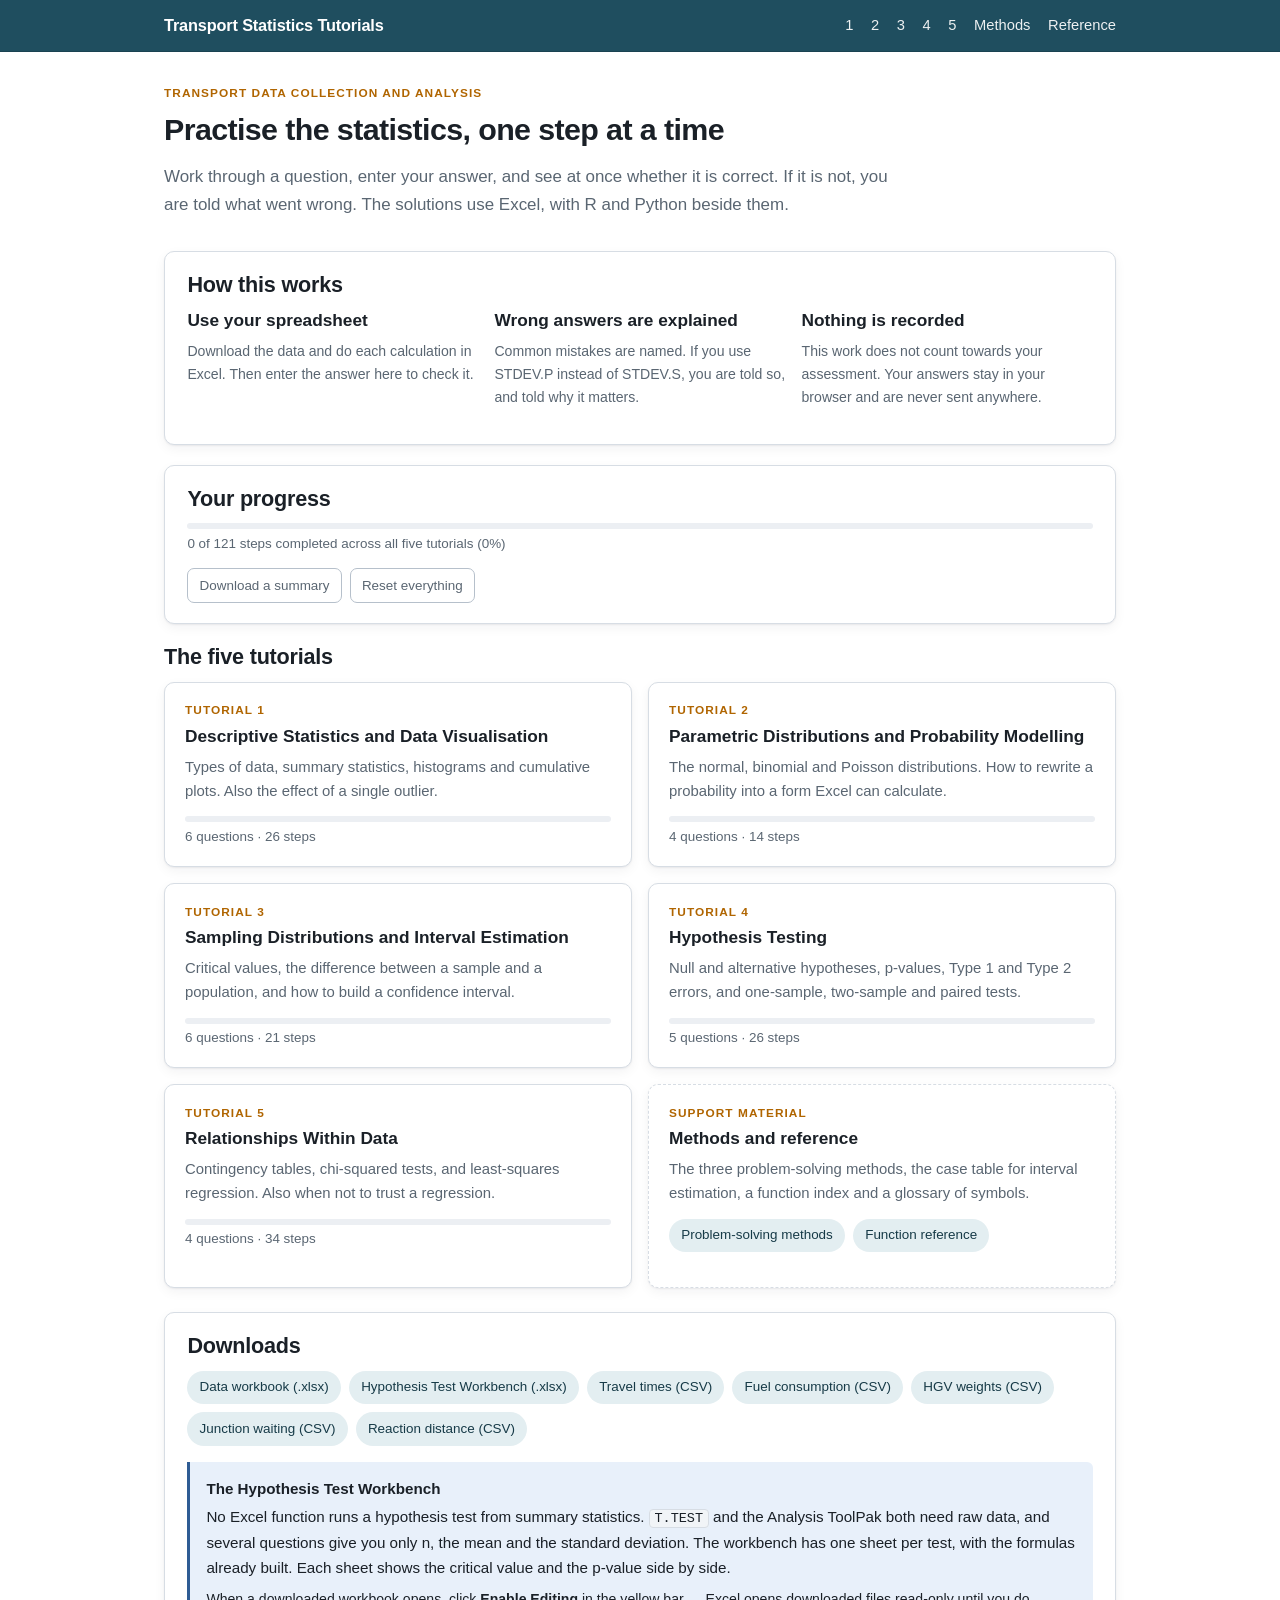
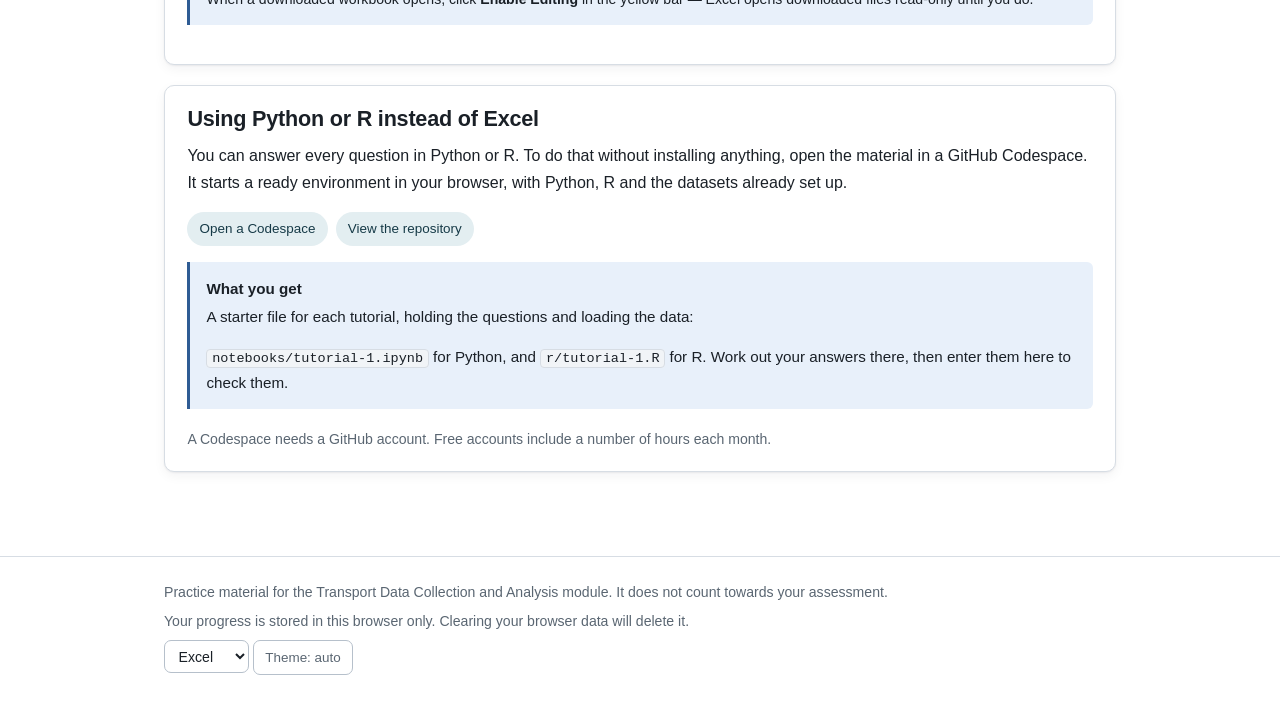
<file: index.html>
<!doctype html>
<html lang="en-GB">
<head>
<meta charset="utf-8">
<meta name="viewport" content="width=device-width, initial-scale=1">
<title>Transport Statistics Tutorials</title>
<meta name="description" content="Interactive practice for the Transport Data Collection and Analysis statistics tutorials. Type an answer, find out straight away whether it is right, and if not, why.">
<link rel="stylesheet" href="assets/css/site.css">
<link rel="icon" href="data:image/svg+xml,<svg xmlns='http://www.w3.org/2000/svg' viewBox='0 0 32 32'><text y='26' font-size='26'>📊</text></svg>">
</head>
<body>
<a class="skip" href="#main">Skip to content</a>

<header class="masthead">
  <div class="wrap">
    <a class="brand" href="index.html">Transport Statistics Tutorials</a>
    <nav aria-label="Main">
      <a href="tutorial.html?t=1">1</a>
      <a href="tutorial.html?t=2">2</a>
      <a href="tutorial.html?t=3">3</a>
      <a href="tutorial.html?t=4">4</a>
      <a href="tutorial.html?t=5">5</a>
      <a href="methodology.html">Methods</a>
      <a href="reference.html">Reference</a>
    </nav>
  </div>
</header>

<main id="main">
  <div class="wrap">

    <div class="page-head">
      <div class="eyebrow">Transport Data Collection and Analysis</div>
      <h1>Practise the statistics, one step at a time</h1>
      <p class="lede">
        Work through a question, enter your answer, and see at once whether it
        is correct. If it is not, you are told what went wrong. The solutions
        use Excel, with R and Python beside them.
      </p>
    </div>

    <div class="card">
      <h2>How this works</h2>
      <div class="grid grid-3">
        <div>
          <h3>Use your spreadsheet</h3>
          <p class="small muted">
            Download the data and do each calculation in Excel. Then enter the
            answer here to check it.
          </p>
        </div>
        <div>
          <h3>Wrong answers are explained</h3>
          <p class="small muted">
            Common mistakes are named. If you use STDEV.P instead of STDEV.S,
            you are told so, and told why it matters.
          </p>
        </div>
        <div>
          <h3>Nothing is recorded</h3>
          <p class="small muted">
            This work does not count towards your assessment. Your answers stay
            in your browser and are never sent anywhere.
          </p>
        </div>
      </div>
    </div>

    <div class="card" id="overall" hidden>
      <h2>Your progress</h2>
      <div class="progress-bar"><i data-bar></i></div>
      <p class="progress-meta" data-meta></p>
      <div class="step-actions">
        <button class="btn quiet small" id="download-progress" type="button" hidden>
          Download a summary
        </button>
        <button class="btn quiet small" id="reset-all" type="button">
          Reset everything
        </button>
      </div>
    </div>

    <h2>The five tutorials</h2>
    <div class="grid grid-2" style="margin-bottom:1.5rem">

      <a class="tut-card" href="tutorial.html?t=1" data-tut="1">
        <div class="n">Tutorial 1</div>
        <h3>Descriptive Statistics and Data Visualisation</h3>
        <p>Types of data, summary statistics, histograms and cumulative
           plots. Also the effect of a single outlier.</p>
        <div class="progress-bar"><i data-bar></i></div>
        <div class="progress-meta" data-meta>Loading…</div>
      </a>

      <a class="tut-card" href="tutorial.html?t=2" data-tut="2">
        <div class="n">Tutorial 2</div>
        <h3>Parametric Distributions and Probability Modelling</h3>
        <p>The normal, binomial and Poisson distributions. How to rewrite a
           probability into a form Excel can calculate.</p>
        <div class="progress-bar"><i data-bar></i></div>
        <div class="progress-meta" data-meta>Loading…</div>
      </a>

      <a class="tut-card" href="tutorial.html?t=3" data-tut="3">
        <div class="n">Tutorial 3</div>
        <h3>Sampling Distributions and Interval Estimation</h3>
        <p>Critical values, the difference between a sample and a population,
           and how to build a confidence interval.</p>
        <div class="progress-bar"><i data-bar></i></div>
        <div class="progress-meta" data-meta>Loading…</div>
      </a>

      <a class="tut-card" href="tutorial.html?t=4" data-tut="4">
        <div class="n">Tutorial 4</div>
        <h3>Hypothesis Testing</h3>
        <p>Null and alternative hypotheses, p-values, Type 1 and Type 2
           errors, and one-sample, two-sample and paired tests.</p>
        <div class="progress-bar"><i data-bar></i></div>
        <div class="progress-meta" data-meta>Loading…</div>
      </a>

      <a class="tut-card" href="tutorial.html?t=5" data-tut="5">
        <div class="n">Tutorial 5</div>
        <h3>Relationships Within Data</h3>
        <p>Contingency tables, chi-squared tests, and least-squares
           regression. Also when not to trust a regression.</p>
        <div class="progress-bar"><i data-bar></i></div>
        <div class="progress-meta" data-meta>Loading…</div>
      </a>

      <div class="tut-card" style="border-style:dashed">
        <div class="n">Support material</div>
        <h3>Methods and reference</h3>
        <p>The three problem-solving methods, the case table for interval
           estimation, a function index and a glossary of symbols.</p>
        <div class="chiplist" style="margin-top:.6rem">
          <a class="chip" href="methodology.html">Problem-solving methods</a>
          <a class="chip" href="reference.html">Function reference</a>
        </div>
      </div>

    </div>

    <div class="card">
      <h2>Downloads</h2>
      <div class="chiplist">
        <a class="chip" href="data/xlsx/transport-stats-data.xlsx">Data workbook (.xlsx)</a>
        <a class="chip" href="workbooks/hypothesis-test-workbench.xlsx">Hypothesis Test Workbench (.xlsx)</a>
        <a class="chip" href="data/csv/travel-times.csv">Travel times (CSV)</a>
        <a class="chip" href="data/csv/fuel-consumption.csv">Fuel consumption (CSV)</a>
        <a class="chip" href="data/csv/hgv-weights.csv">HGV weights (CSV)</a>
        <a class="chip" href="data/csv/junction-waiting.csv">Junction waiting (CSV)</a>
        <a class="chip" href="data/csv/reaction-distance.csv">Reaction distance (CSV)</a>
      </div>
      <div class="note">
        <span class="note-title">The Hypothesis Test Workbench</span>
        No Excel function runs a hypothesis test from summary statistics.
        <code>T.TEST</code> and the Analysis ToolPak both need raw data, and
        several questions give you only n, the mean and the standard deviation.
        The workbench has one sheet per test, with the formulas already built.
        Each sheet shows the critical value and the p-value side by side.
        <p class="small" style="margin:.5rem 0 0">When a downloaded workbook
        opens, click <strong>Enable Editing</strong> in the yellow bar — Excel
        opens downloaded files read-only until you do.</p>
      </div>
    </div>

    <div class="card">
      <h2>Using Python or R instead of Excel</h2>
      <p>
        You can answer every question in Python or R. To do that without
        installing anything, open the material in a GitHub Codespace. It starts
        a ready environment in your browser, with Python, R and the datasets
        already set up.
      </p>
      <div class="chiplist">
        <a class="chip" href="https://codespaces.new/chris-r-uol/stats_learning">Open a Codespace</a>
        <a class="chip" href="https://github.com/chris-r-uol/stats_learning">View the repository</a>
      </div>
      <div class="note">
        <span class="note-title">What you get</span>
        <p>A starter file for each tutorial, holding the questions and loading
        the data:</p>
        <p style="margin-bottom:0"><code>notebooks/tutorial-1.ipynb</code> for
        Python, and <code>r/tutorial-1.R</code> for R. Work out your answers
        there, then enter them here to check them.</p>
      </div>
      <p class="small muted" style="margin-bottom:0">
        A Codespace needs a GitHub account. Free accounts include a number of
        hours each month.
      </p>
    </div>

  </div>
</main>

<footer class="footer">
  <div class="wrap">
    <p>Practice material for the Transport Data Collection and Analysis
       module. It does not count towards your assessment.</p>
    <p class="small">Your progress is stored in this browser only. Clearing your
       browser data will delete it.</p>
    <p class="noprint">
      <span data-lang-picker></span>
      <span data-theme-toggle></span>
    </p>
  </div>
</footer>

<script src="assets/js/vendor/js-yaml.min.js"></script>
<script src="assets/js/progress.js"></script>
<script src="assets/js/home.js"></script>
<script src="assets/js/chrome.js"></script>
</body>
</html>
</file>
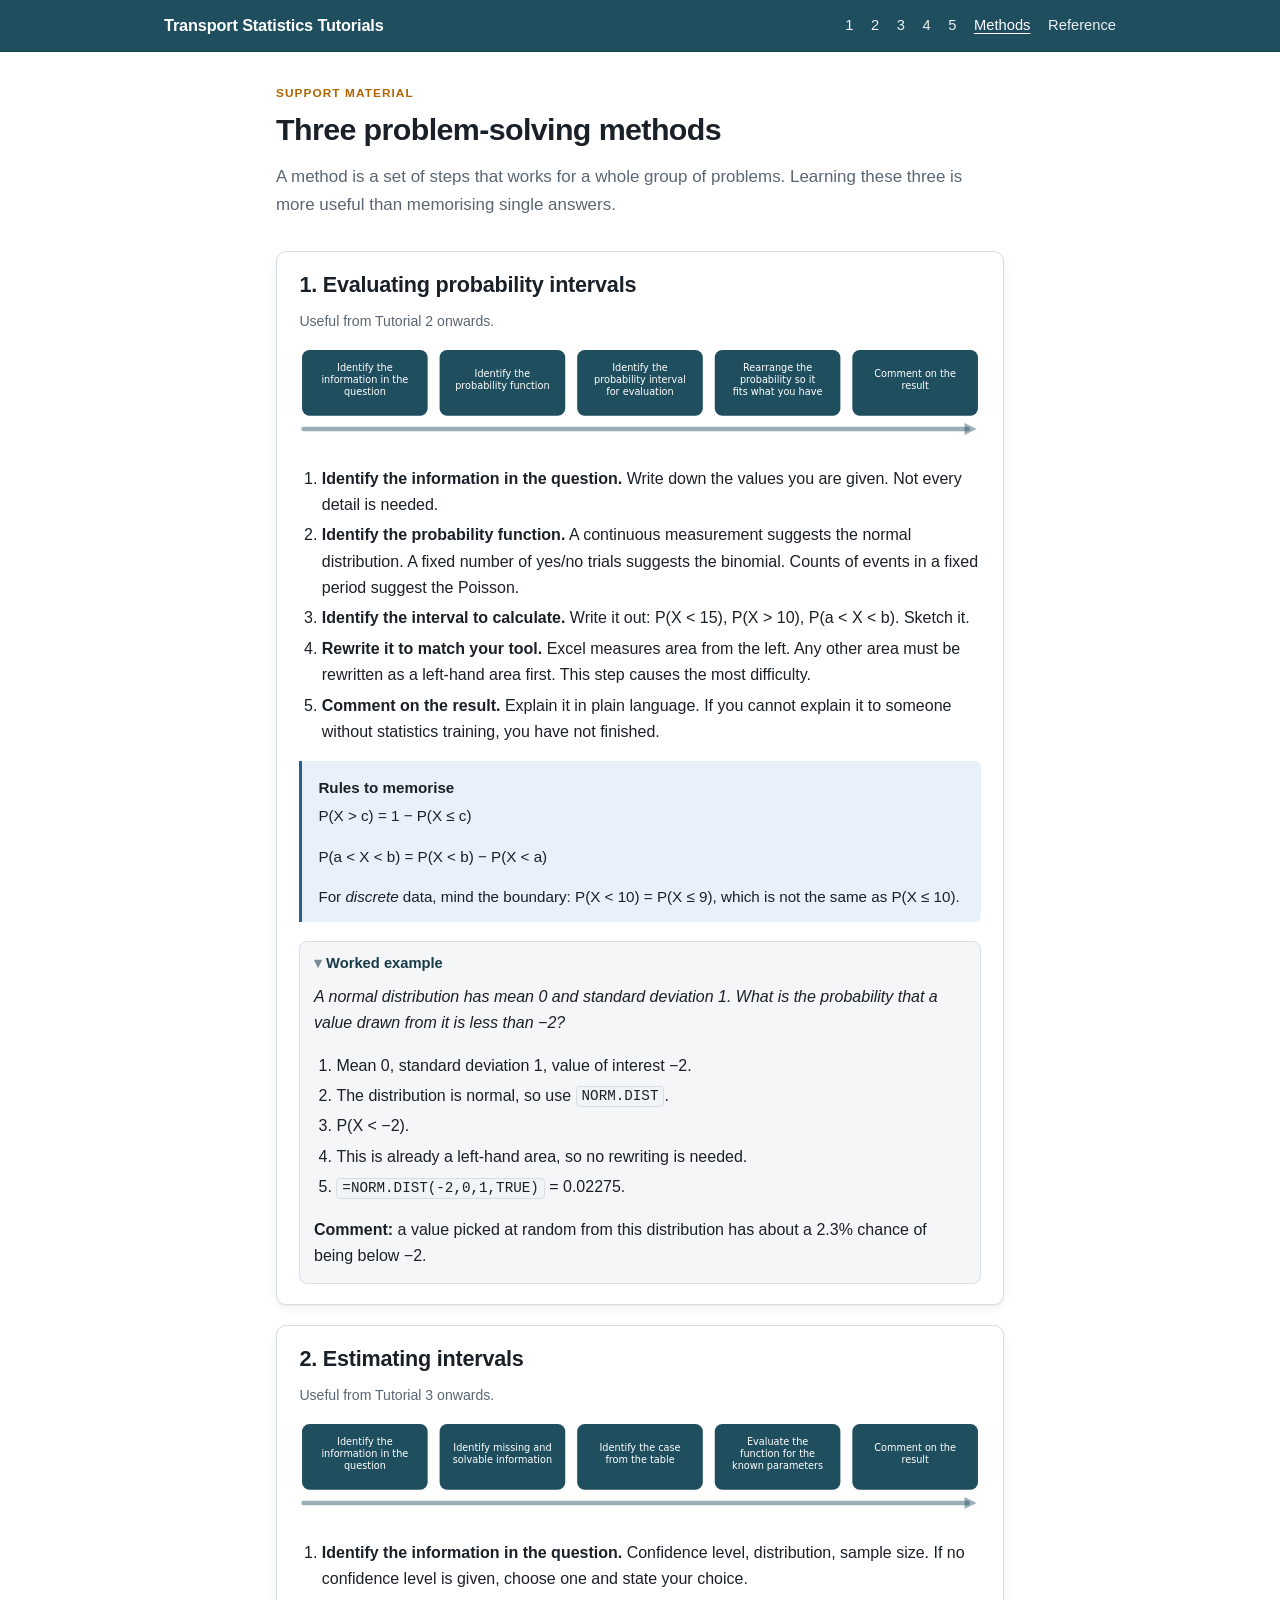
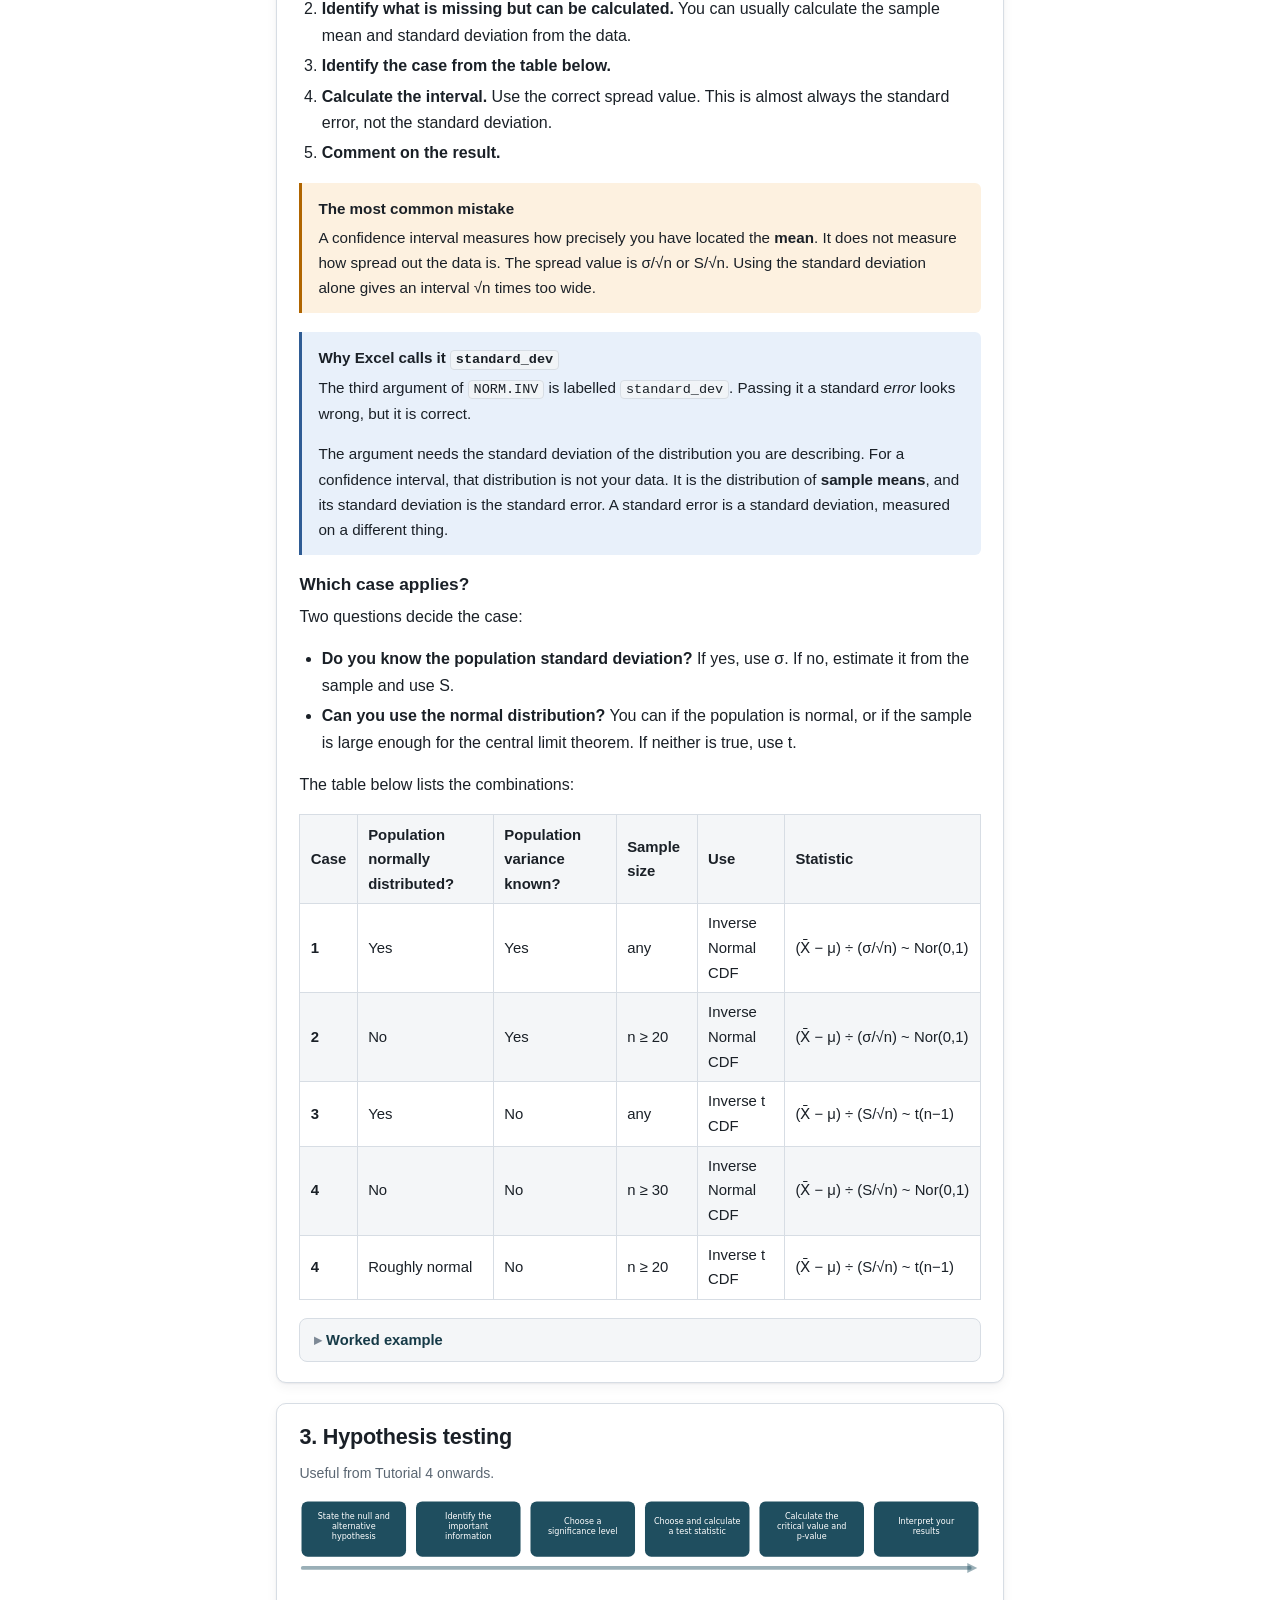
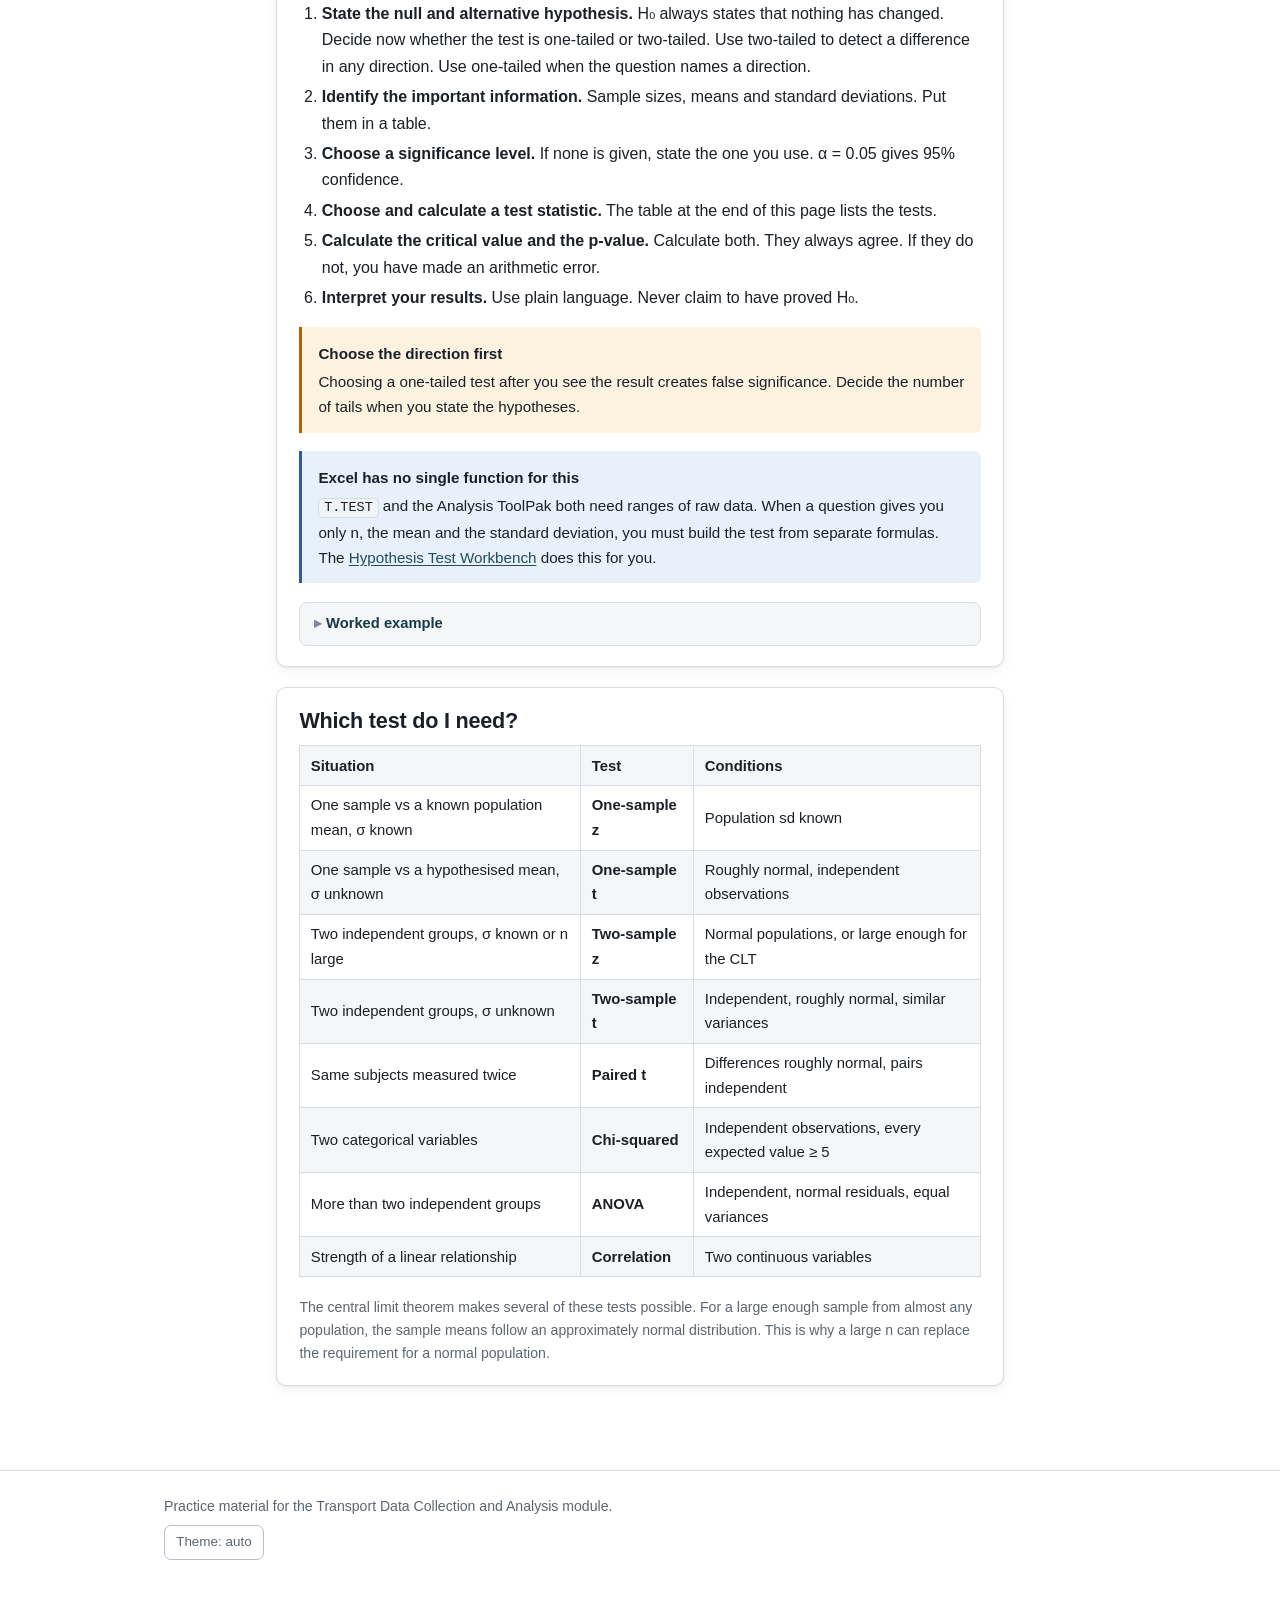
<file: methodology.html>
<!doctype html>
<html lang="en-GB">
<head>
<meta charset="utf-8">
<meta name="viewport" content="width=device-width, initial-scale=1">
<title>Problem-solving methods — Transport Statistics</title>
<meta name="description" content="Three reusable methods for probability intervals, interval estimation and hypothesis testing.">
<link rel="stylesheet" href="assets/css/site.css">
<link rel="icon" href="data:image/svg+xml,<svg xmlns='http://www.w3.org/2000/svg' viewBox='0 0 32 32'><text y='26' font-size='26'>📊</text></svg>">
</head>
<body>
<a class="skip" href="#main">Skip to content</a>

<header class="masthead">
  <div class="wrap">
    <a class="brand" href="index.html">Transport Statistics Tutorials</a>
    <nav aria-label="Main">
      <a href="tutorial.html?t=1">1</a>
      <a href="tutorial.html?t=2">2</a>
      <a href="tutorial.html?t=3">3</a>
      <a href="tutorial.html?t=4">4</a>
      <a href="tutorial.html?t=5">5</a>
      <a href="methodology.html">Methods</a>
      <a href="reference.html">Reference</a>
    </nav>
  </div>
</header>

<main id="main">
  <div class="wrap wrap-narrow">

    <div class="page-head">
      <div class="eyebrow">Support material</div>
      <h1>Three problem-solving methods</h1>
      <p class="lede">
        A method is a set of steps that works for a whole group of problems.
        Learning these three is more useful than memorising single answers.
      </p>
    </div>

    <!-- ============================================================ -->
    <section class="card">
      <h2>1. Evaluating probability intervals</h2>
      <p class="muted small">Useful from Tutorial 2 onwards.</p>

      <figure>
        <img src="assets/img/method-probability.svg"
             alt="Five steps: identify the information, identify the probability function, identify the interval, rearrange it, comment on the result.">
      </figure>

      <ol>
        <li><strong>Identify the information in the question.</strong> Write
          down the values you are given. Not every detail is needed.</li>
        <li><strong>Identify the probability function.</strong> A continuous
          measurement suggests the normal distribution. A fixed number of
          yes/no trials suggests the binomial. Counts of events in a fixed
          period suggest the Poisson.</li>
        <li><strong>Identify the interval to calculate.</strong> Write it out:
          P(X &lt; 15), P(X &gt; 10), P(a &lt; X &lt; b). Sketch it.</li>
        <li><strong>Rewrite it to match your tool.</strong> Excel measures area
          from the left. Any other area must be rewritten as a left-hand area
          first. This step causes the most difficulty.</li>
        <li><strong>Comment on the result.</strong> Explain it in plain
          language. If you cannot explain it to someone without statistics
          training, you have not finished.</li>
      </ol>

      <div class="note">
        <span class="note-title">Rules to memorise</span>
        <p>P(X &gt; c) = 1 − P(X ≤ c)</p>
        <p>P(a &lt; X &lt; b) = P(X &lt; b) − P(X &lt; a)</p>
        <p style="margin-bottom:0">For <em>discrete</em> data, mind the boundary:
        P(X &lt; 10) = P(X ≤ 9), which is not the same as P(X ≤ 10).</p>
      </div>

      <details class="solution" open>
        <summary>Worked example</summary>
        <div class="sol-body">
          <p><em>A normal distribution has mean 0 and standard deviation 1. What
          is the probability that a value drawn from it is less than −2?</em></p>
          <ol>
            <li>Mean 0, standard deviation 1, value of interest −2.</li>
            <li>The distribution is normal, so use <code>NORM.DIST</code>.</li>
            <li>P(X &lt; −2).</li>
            <li>This is already a left-hand area, so no rewriting is needed.</li>
            <li><code>=NORM.DIST(-2,0,1,TRUE)</code> = 0.02275.</li>
          </ol>
          <p style="margin-bottom:0"><strong>Comment:</strong> a value picked
          at random from this distribution has about a 2.3% chance of being
          below −2.</p>
        </div>
      </details>
    </section>

    <!-- ============================================================ -->
    <section class="card">
      <h2>2. Estimating intervals</h2>
      <p class="muted small">Useful from Tutorial 3 onwards.</p>

      <figure>
        <img src="assets/img/method-intervals.svg"
             alt="Five steps: identify the information, identify missing and solvable information, identify the case, evaluate the function, comment on the result.">
      </figure>

      <ol>
        <li><strong>Identify the information in the question.</strong>
          Confidence level, distribution, sample size. If no confidence level is
          given, choose one and state your choice.</li>
        <li><strong>Identify what is missing but can be calculated.</strong> You
          can usually calculate the sample mean and standard deviation from the
          data.</li>
        <li><strong>Identify the case from the table below.</strong></li>
        <li><strong>Calculate the interval.</strong> Use the correct spread
          value. This is almost always the standard error, not the standard
          deviation.</li>
        <li><strong>Comment on the result.</strong></li>
      </ol>

      <div class="note warn">
        <span class="note-title">The most common mistake</span>
        A confidence interval measures how precisely you have located the
        <strong>mean</strong>. It does not measure how spread out the data is.
        The spread value is σ/√n or S/√n. Using the standard deviation alone
        gives an interval √n times too wide.
      </div>

      <div class="note">
        <span class="note-title">Why Excel calls it <code>standard_dev</code></span>
        <p>
          The third argument of <code>NORM.INV</code> is labelled
          <code>standard_dev</code>. Passing it a standard <em>error</em> looks
          wrong, but it is correct.
        </p>
        <p style="margin-bottom:0">
          The argument needs the standard deviation of the distribution you
          are describing. For a confidence interval, that distribution is not
          your data. It is the distribution of <strong>sample means</strong>,
          and its standard deviation is the standard error. A standard error is
          a standard deviation, measured on a different thing.
        </p>
      </div>

      <h3>Which case applies?</h3>
      <p>Two questions decide the case:</p>
      <ul>
        <li><strong>Do you know the population standard deviation?</strong> If
          yes, use σ. If no, estimate it from the sample and use S.</li>
        <li><strong>Can you use the normal distribution?</strong> You can if the
          population is normal, or if the sample is large enough for the central
          limit theorem. If neither is true, use t.</li>
      </ul>
      <p>The table below lists the combinations:</p>
      <div class="table-scroll">
        <table>
          <thead>
            <tr>
              <th>Case</th>
              <th>Population normally distributed?</th>
              <th>Population variance known?</th>
              <th>Sample size</th>
              <th>Use</th>
              <th>Statistic</th>
            </tr>
          </thead>
          <tbody>
            <tr>
              <td><strong>1</strong></td><td>Yes</td><td>Yes</td><td>any</td>
              <td>Inverse Normal CDF</td>
              <td class="nowrap">(X̄ − μ) ÷ (σ/√n) ~ Nor(0,1)</td>
            </tr>
            <tr>
              <td><strong>2</strong></td><td>No</td><td>Yes</td><td>n ≥ 20</td>
              <td>Inverse Normal CDF</td>
              <td class="nowrap">(X̄ − μ) ÷ (σ/√n) ~ Nor(0,1)</td>
            </tr>
            <tr>
              <td><strong>3</strong></td><td>Yes</td><td>No</td><td>any</td>
              <td>Inverse t CDF</td>
              <td class="nowrap">(X̄ − μ) ÷ (S/√n) ~ t(n−1)</td>
            </tr>
            <tr>
              <td><strong>4</strong></td><td>No</td><td>No</td><td>n ≥ 30</td>
              <td>Inverse Normal CDF</td>
              <td class="nowrap">(X̄ − μ) ÷ (S/√n) ~ Nor(0,1)</td>
            </tr>
            <tr>
              <td><strong>4</strong></td><td>Roughly normal</td><td>No</td><td>n ≥ 20</td>
              <td>Inverse t CDF</td>
              <td class="nowrap">(X̄ − μ) ÷ (S/√n) ~ t(n−1)</td>
            </tr>
          </tbody>
        </table>
      </div>


      <details class="solution">
        <summary>Worked example</summary>
        <div class="sol-body">
          <p><em>A study of driving speed outside a school sampled 100 vehicles.
          The average speed was 25 mph with a standard deviation of 2 mph.
          Estimate a 95% confidence interval for the population mean.</em></p>
          <ol>
            <li>n = 100, mean 25, standard deviation 2. 95% confidence, so
              α = 0.05 and the tails are at 0.025 and 0.975.</li>
            <li>Nothing else needs calculating.</li>
            <li>The question does not say the population is normal, and the
              population standard deviation is unknown. But n = 100 is large, so
              this is <strong>Case 4</strong>, using the inverse normal.</li>
            <li>Standard error = 2 ÷ √100 = 0.2.<br>
              <code>=NORM.INV(0.025, 25, 0.2)</code> = 24.61<br>
              <code>=NORM.INV(0.975, 25, 0.2)</code> = 25.39</li>
          </ol>
          <p style="margin-bottom:0"><strong>Comment:</strong> with 95%
          confidence, the mean speed of vehicles passing this site is between
          24.61 and 25.39 mph.</p>
          <div class="note small">
            <span class="note-title">Check that you used the standard error</span>
            If you get 25 ± 3.92 mph, you have used the standard deviation, 2,
            instead of the standard error, 0.2. That answers a different
            question. It gives the range covering individual
            <em>vehicles</em>, not the precision of the <em>mean</em>, and it is
            √n = 10 times too wide.
          </div>
        </div>
      </details>
    </section>

    <!-- ============================================================ -->
    <section class="card">
      <h2>3. Hypothesis testing</h2>
      <p class="muted small">Useful from Tutorial 4 onwards.</p>

      <figure>
        <img src="assets/img/method-hypothesis.svg"
             alt="Six steps: state the hypotheses, identify the information, choose a significance level, calculate a test statistic, calculate the critical value and p-value, interpret the results.">
      </figure>

      <ol>
        <li><strong>State the null and alternative hypothesis.</strong> H₀
          always states that nothing has changed. Decide now whether the test is
          one-tailed or two-tailed. Use two-tailed to detect a difference in any
          direction. Use one-tailed when the question names a direction.</li>
        <li><strong>Identify the important information.</strong> Sample sizes,
          means and standard deviations. Put them in a table.</li>
        <li><strong>Choose a significance level.</strong> If none is given,
          state the one you use. α = 0.05 gives 95% confidence.</li>
        <li><strong>Choose and calculate a test statistic.</strong> The table at
          the end of this page lists the tests.</li>
        <li><strong>Calculate the critical value and the p-value.</strong>
          Calculate both. They always agree. If they do not, you have made an
          arithmetic error.</li>
        <li><strong>Interpret your results.</strong> Use plain language. Never
          claim to have proved H₀.</li>
      </ol>

      <div class="note warn">
        <span class="note-title">Choose the direction first</span>
        Choosing a one-tailed test after you see the result creates false
        significance. Decide the number of tails when you state the
        hypotheses.
      </div>

      <div class="note">
        <span class="note-title">Excel has no single function for this</span>
        <code>T.TEST</code> and the Analysis ToolPak both need ranges of raw
        data. When a question gives you only n, the mean and the standard
        deviation, you must build the test from separate formulas. The
        <a href="workbooks/hypothesis-test-workbench.xlsx">Hypothesis Test
        Workbench</a> does this for you.
      </div>

      <details class="solution">
        <summary>Worked example</summary>
        <div class="sol-body">
          <p><em>Leeds council surveyed bus lateness in Leeds and Manchester. 64
          buses in Leeds averaged 144 seconds late; 49 in Manchester averaged
          121 seconds. The standard deviation was 49 seconds in both. Is the
          difference significant at 95% confidence?</em></p>
          <ol>
            <li>H₀: μ_L = μ_M. H₁: μ_L ≠ μ_M. Two-tailed, because the question
              gives no direction.</li>
            <li>n_L = 64, n_M = 49, means 144 and 121, s = 49 for both.</li>
            <li>95% confidence, so α = 0.05, split as 0.025 per tail.</li>
            <li>Two independent groups with an unknown population standard
              deviation, so use a two-sample t-test.<br>
              t = (144 − 121) ÷ (49 × √(1/64 + 1/49)) = 23 ÷ 9.30 =
              <strong>2.473</strong><br>
              df = 64 + 49 − 2 = 111</li>
            <li><code>=T.INV.2T(0.05, 111)</code> = 1.98</li>
            <li>2.473 &gt; 1.98, so <strong>reject H₀</strong>.</li>
          </ol>
          <p style="margin-bottom:0"><strong>Comment:</strong> there is
          evidence that bus lateness differs between the two cities. This does
          not explain why. It does not show that one city runs its buses
          better.</p>
        </div>
      </details>
    </section>

    <section class="card">
      <h2>Which test do I need?</h2>
      <div class="table-scroll">
        <table>
          <thead><tr><th>Situation</th><th>Test</th><th>Conditions</th></tr></thead>
          <tbody>
            <tr><td>One sample vs a known population mean, σ known</td>
                <td><strong>One-sample z</strong></td>
                <td>Population sd known</td></tr>
            <tr><td>One sample vs a hypothesised mean, σ unknown</td>
                <td><strong>One-sample t</strong></td>
                <td>Roughly normal, independent observations</td></tr>
            <tr><td>Two independent groups, σ known or n large</td>
                <td><strong>Two-sample z</strong></td>
                <td>Normal populations, or large enough for the CLT</td></tr>
            <tr><td>Two independent groups, σ unknown</td>
                <td><strong>Two-sample t</strong></td>
                <td>Independent, roughly normal, similar variances</td></tr>
            <tr><td>Same subjects measured twice</td>
                <td><strong>Paired t</strong></td>
                <td>Differences roughly normal, pairs independent</td></tr>
            <tr><td>Two categorical variables</td>
                <td><strong>Chi-squared</strong></td>
                <td>Independent observations, every expected value ≥ 5</td></tr>
            <tr><td>More than two independent groups</td>
                <td><strong>ANOVA</strong></td>
                <td>Independent, normal residuals, equal variances</td></tr>
            <tr><td>Strength of a linear relationship</td>
                <td><strong>Correlation</strong></td>
                <td>Two continuous variables</td></tr>
          </tbody>
        </table>
      </div>
      <p class="small muted" style="margin-bottom:0">
        The central limit theorem makes several of these tests possible. For a
        large enough sample from almost any population, the sample means follow
        an approximately normal distribution. This is why a large n can replace
        the requirement for a normal population.
      </p>
    </section>

  </div>
</main>

<footer class="footer">
  <div class="wrap">
    <p>Practice material for the Transport Data Collection and Analysis module.</p>
    <p class="noprint"><span data-theme-toggle></span></p>
  </div>
</footer>

<script src="assets/js/progress.js"></script>
<script src="assets/js/chrome.js"></script>
</body>
</html>
</file>
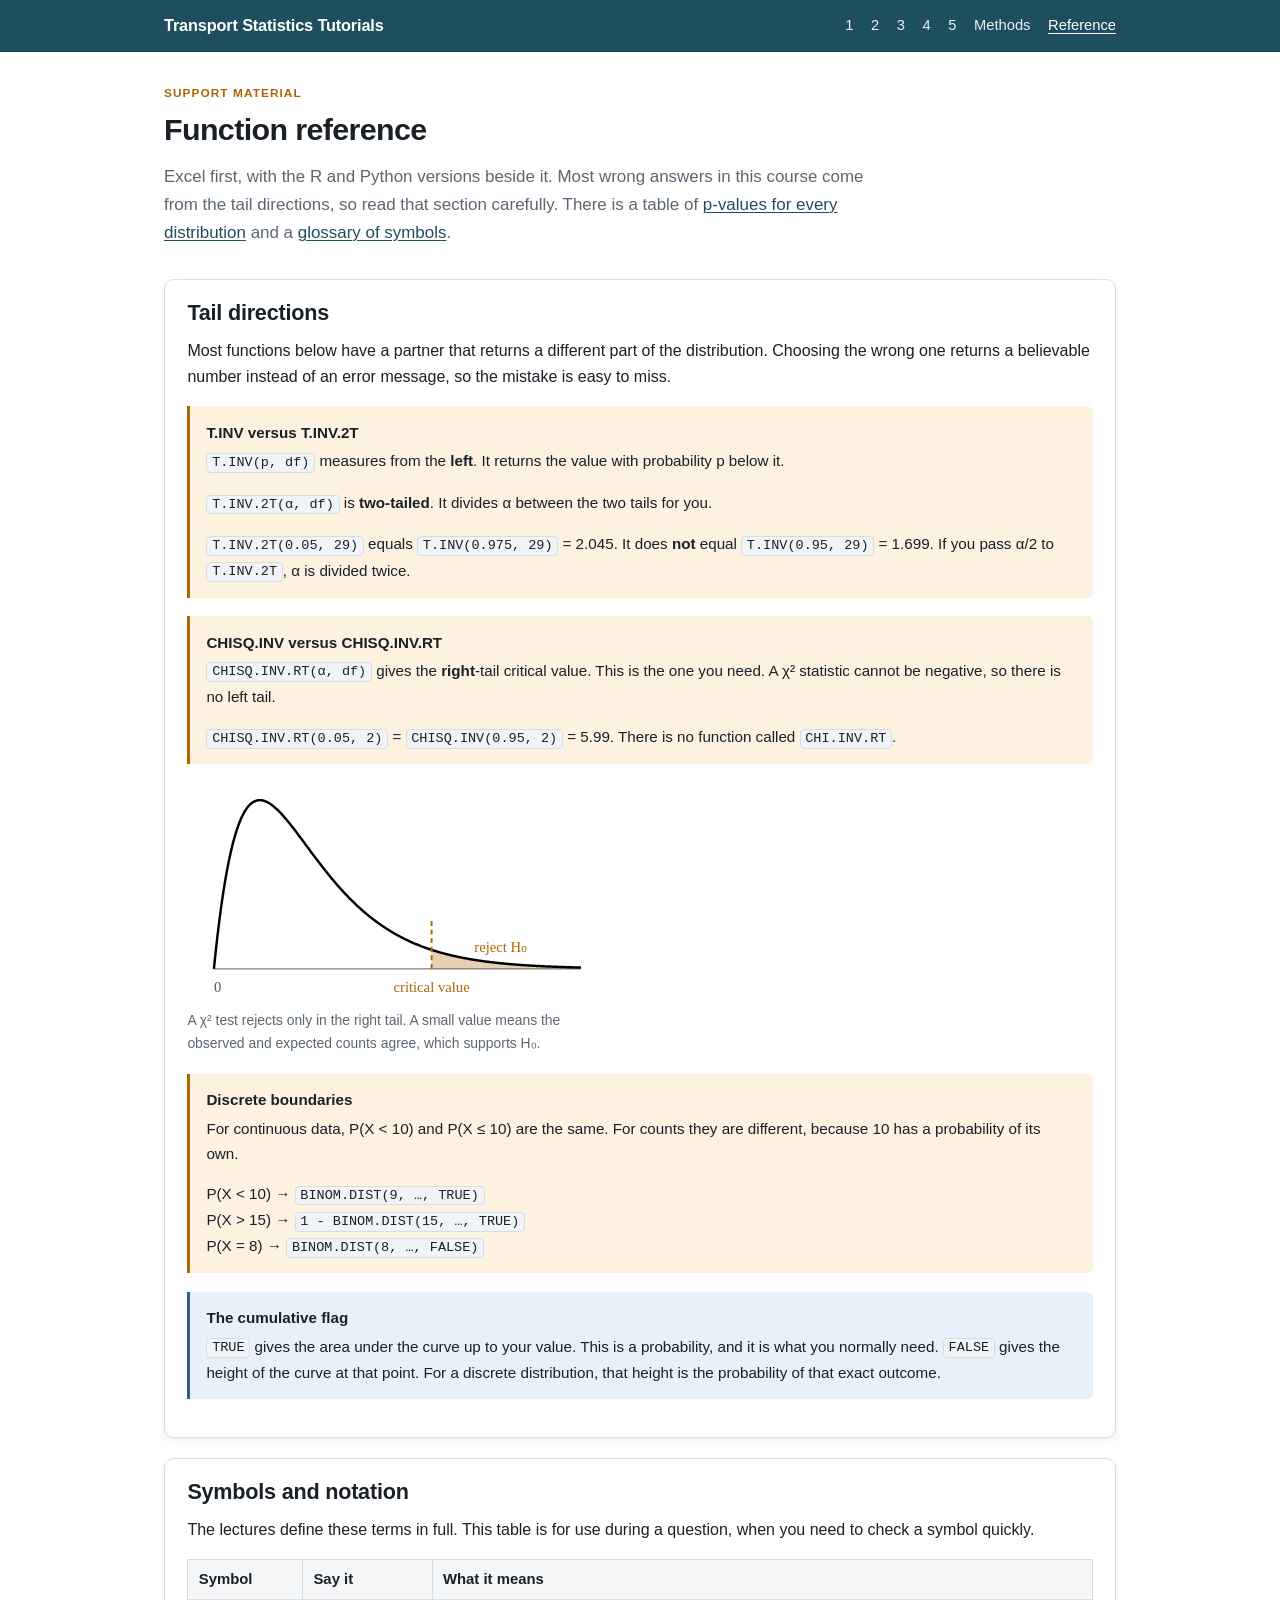
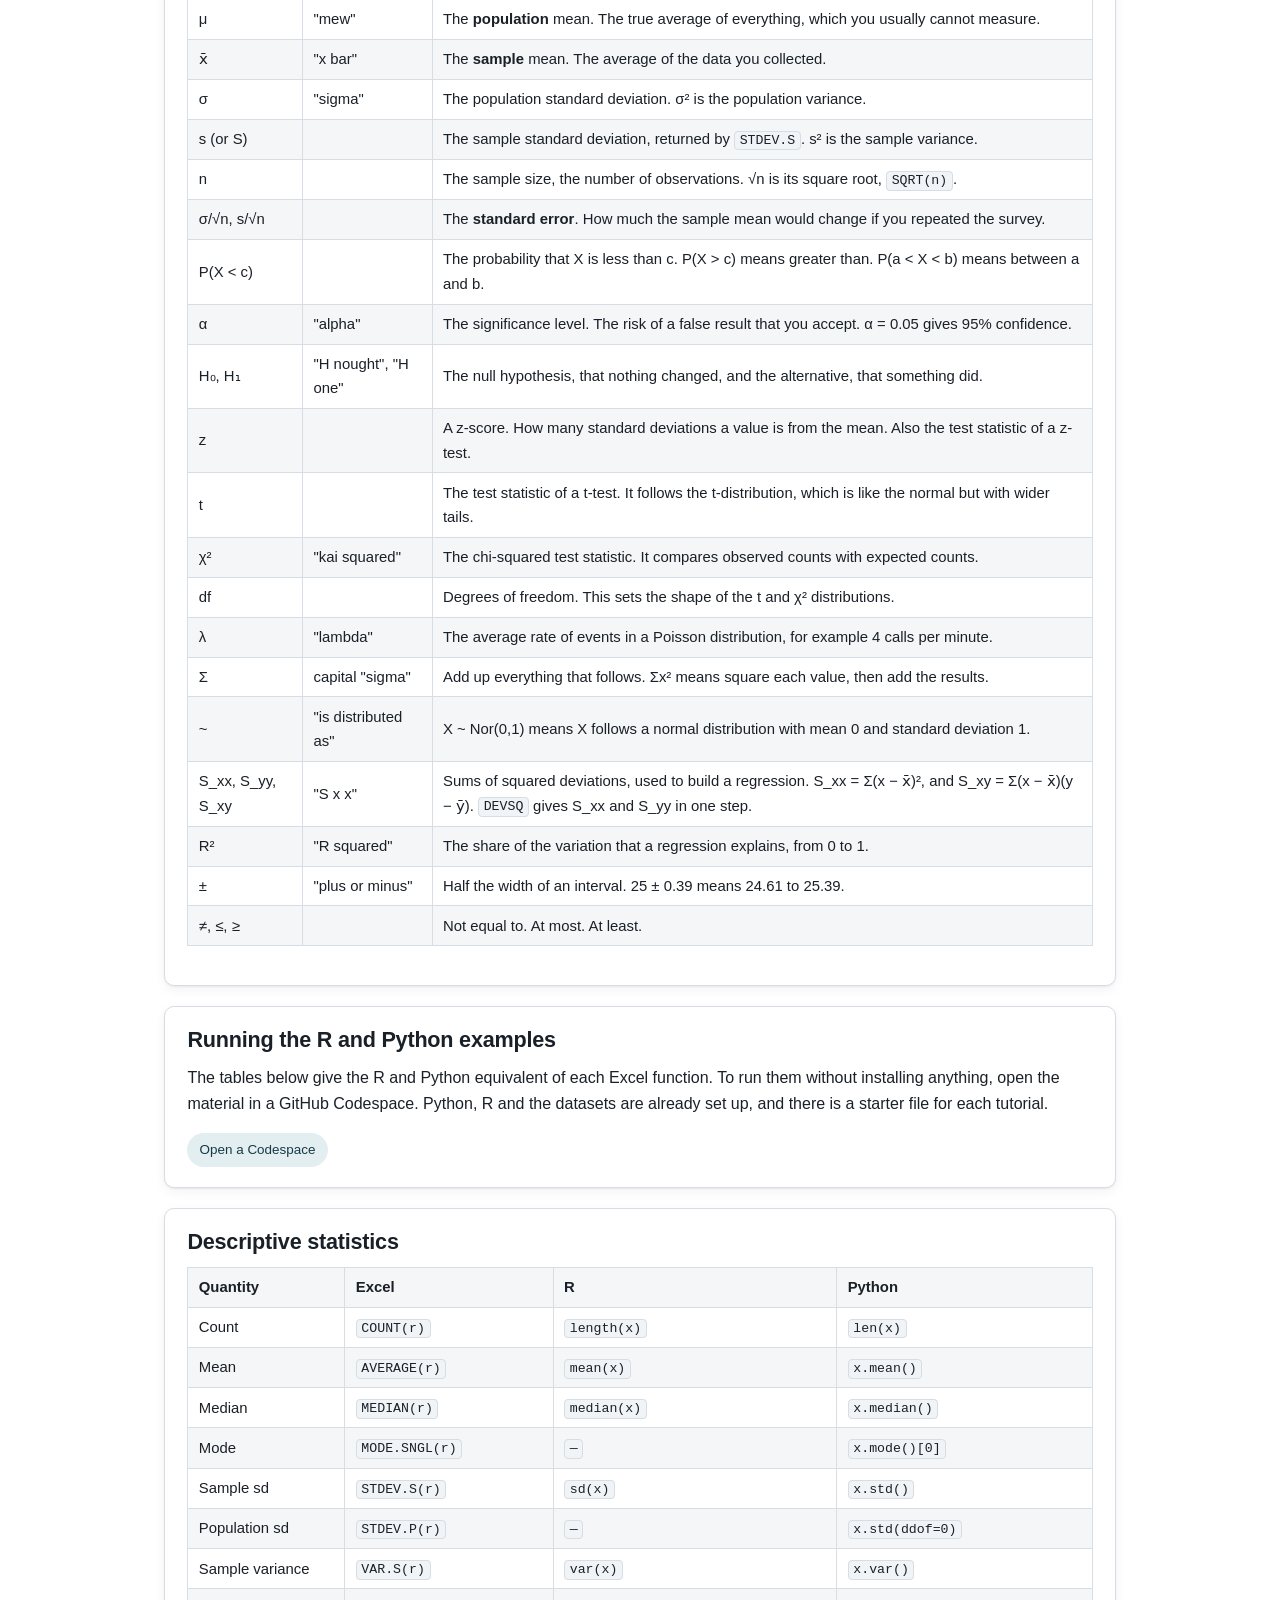
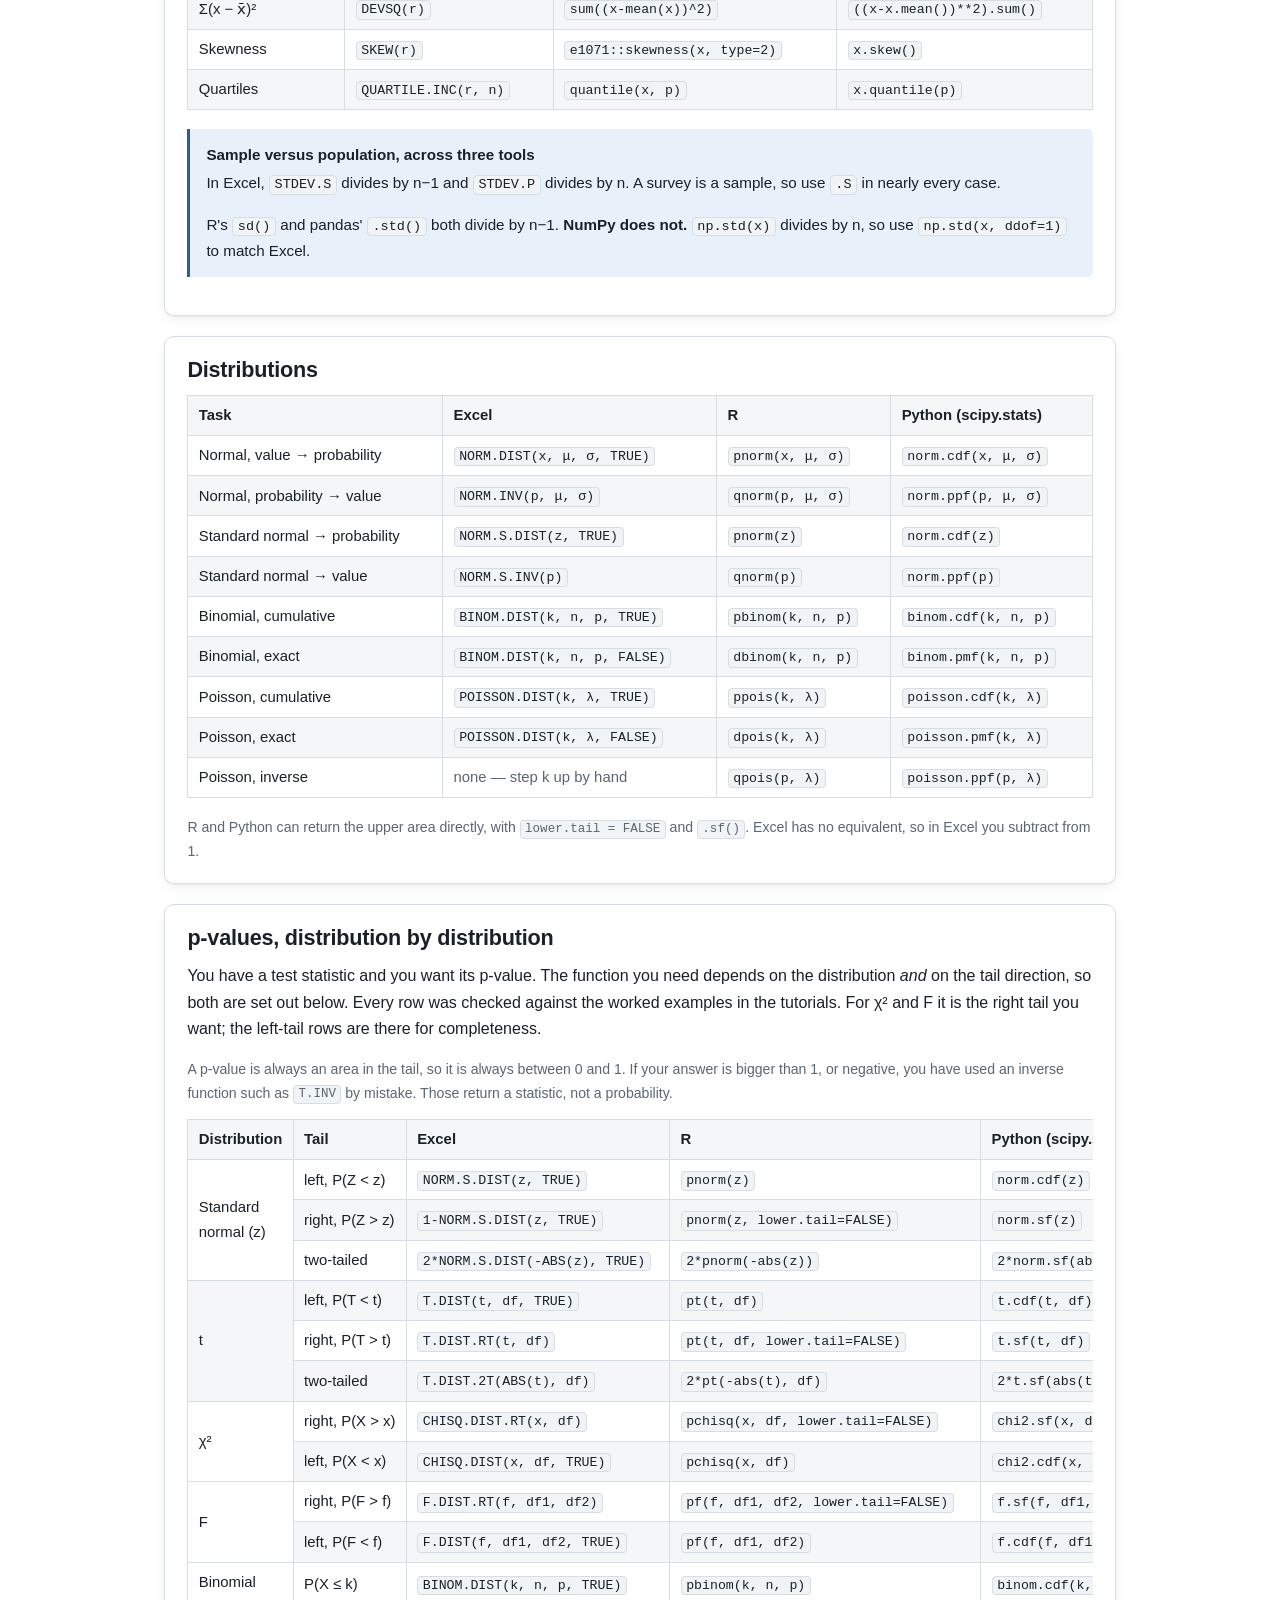
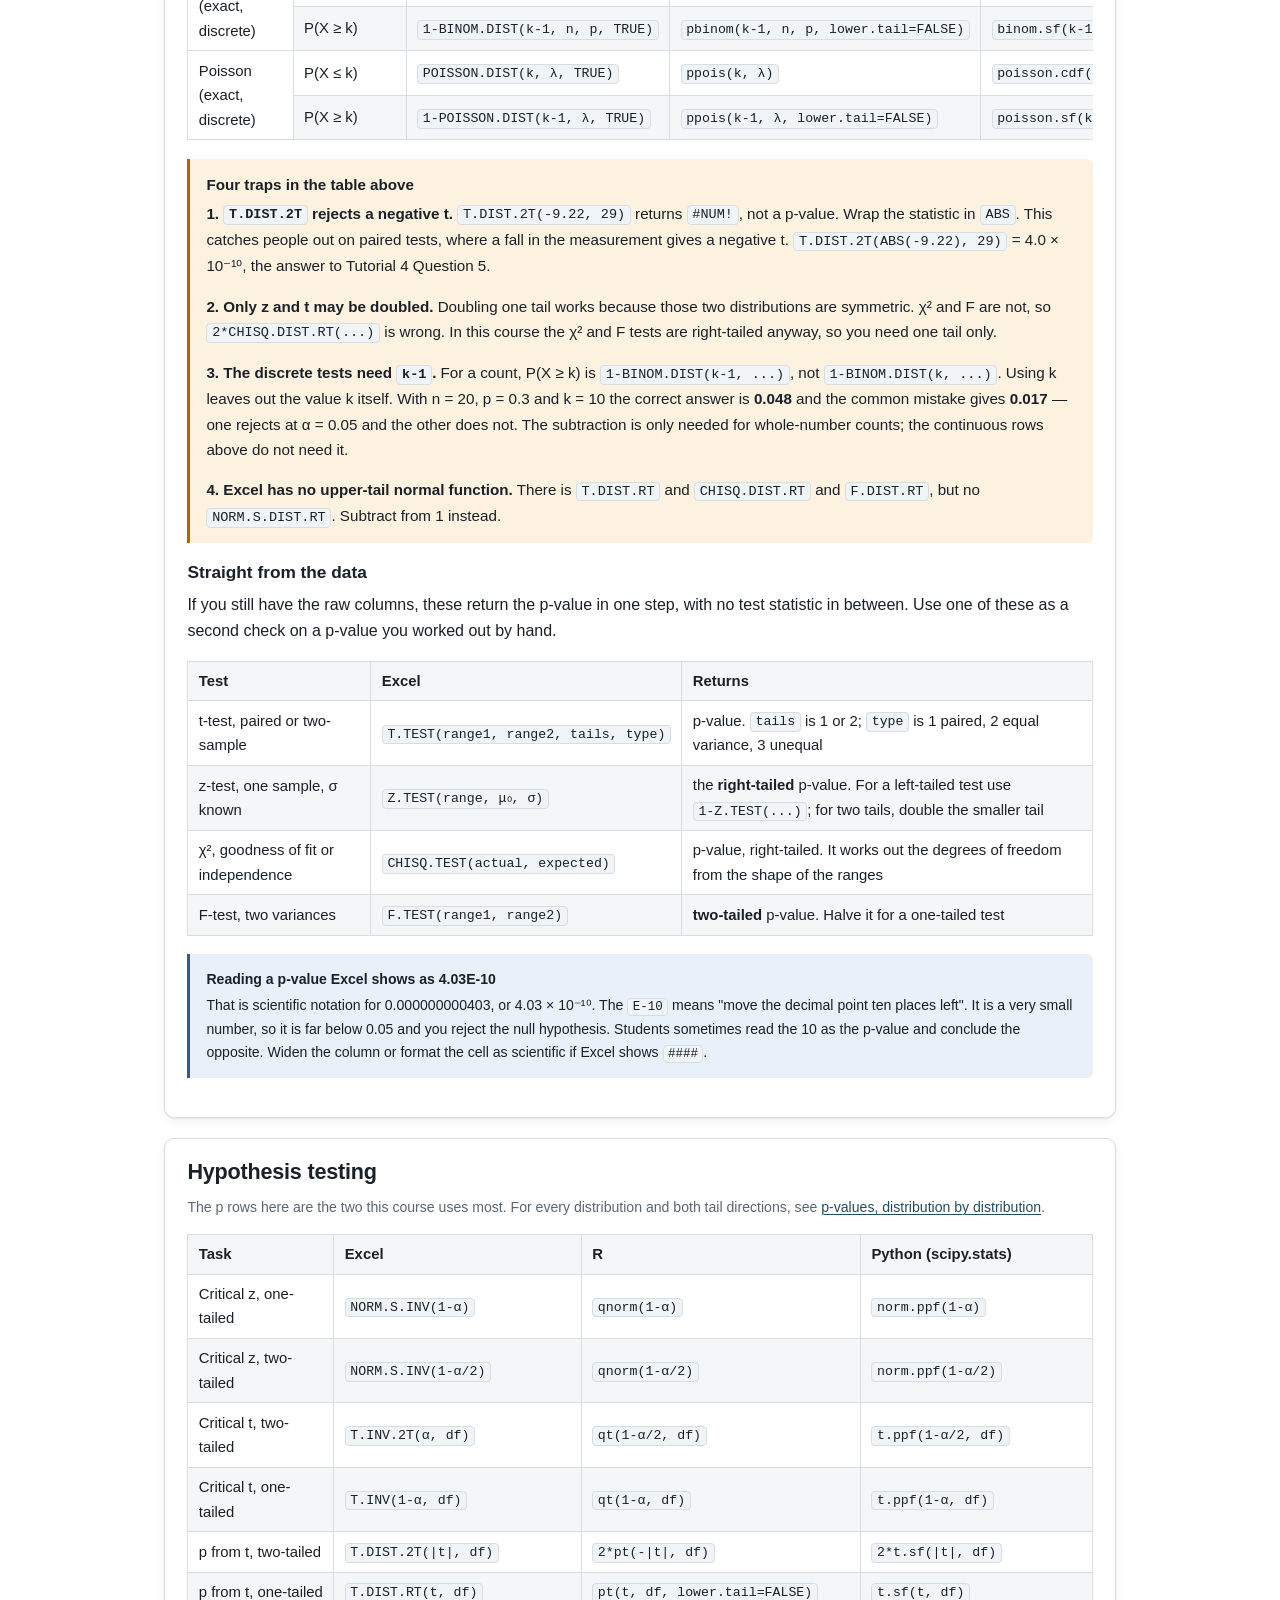
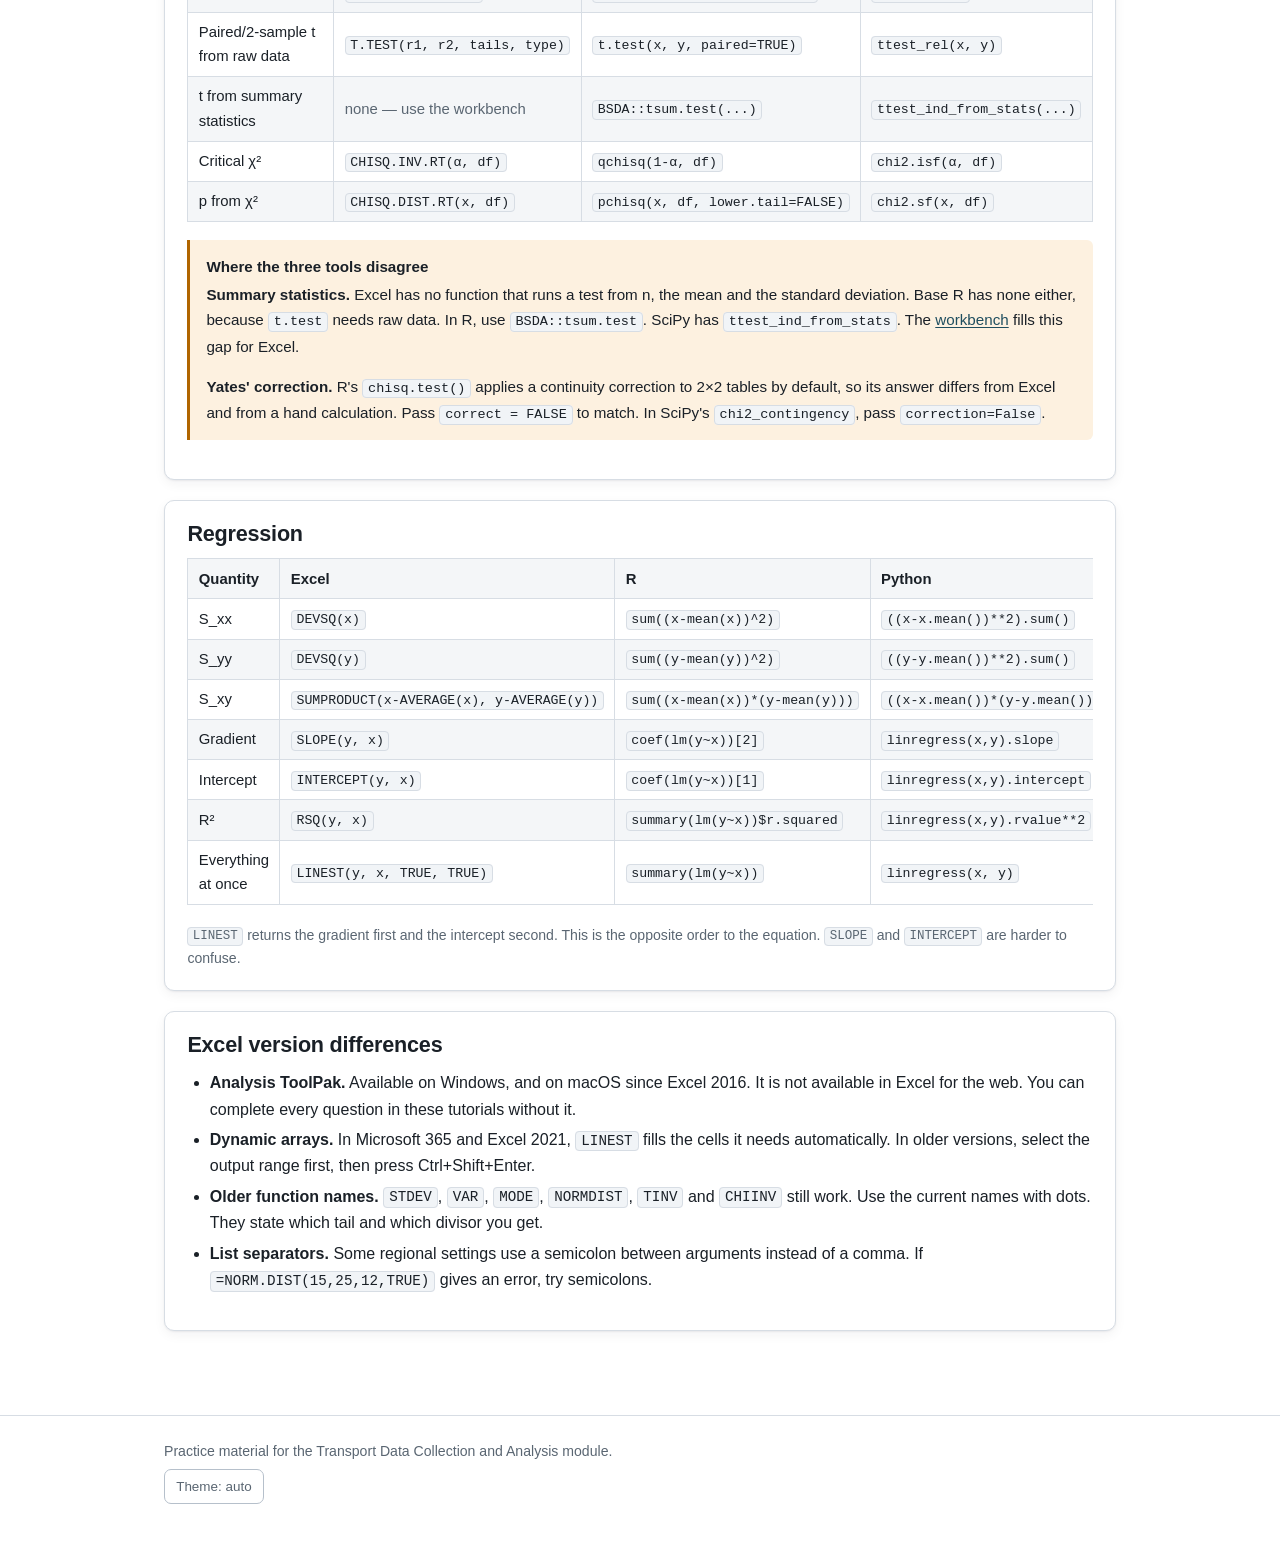
<file: reference.html>
<!doctype html>
<html lang="en-GB">
<head>
<meta charset="utf-8">
<meta name="viewport" content="width=device-width, initial-scale=1">
<title>Function reference — Transport Statistics</title>
<meta name="description" content="Excel, R and Python function reference for the transport statistics tutorials, including the tail-direction traps.">
<link rel="stylesheet" href="assets/css/site.css">
<link rel="icon" href="data:image/svg+xml,<svg xmlns='http://www.w3.org/2000/svg' viewBox='0 0 32 32'><text y='26' font-size='26'>📊</text></svg>">
</head>
<body>
<a class="skip" href="#main">Skip to content</a>

<header class="masthead">
  <div class="wrap">
    <a class="brand" href="index.html">Transport Statistics Tutorials</a>
    <nav aria-label="Main">
      <a href="tutorial.html?t=1">1</a>
      <a href="tutorial.html?t=2">2</a>
      <a href="tutorial.html?t=3">3</a>
      <a href="tutorial.html?t=4">4</a>
      <a href="tutorial.html?t=5">5</a>
      <a href="methodology.html">Methods</a>
      <a href="reference.html">Reference</a>
    </nav>
  </div>
</header>

<main id="main">
  <div class="wrap">

    <div class="page-head">
      <div class="eyebrow">Support material</div>
      <h1>Function reference</h1>
      <p class="lede">
        Excel first, with the R and Python versions beside it. Most wrong
        answers in this course come from the tail directions, so read that
        section carefully. There is a table of
        <a href="#pvalues">p-values for every distribution</a> and a
        <a href="#symbols">glossary of symbols</a>.
      </p>
    </div>

    <!-- ========================================================== -->
    <section class="card">
      <h2 id="tails">Tail directions</h2>
      <p>
        Most functions below have a partner that returns a different part of the
        distribution. Choosing the wrong one returns a believable number instead
        of an error message, so the mistake is easy to miss.
      </p>

      <div class="note warn">
        <span class="note-title">T.INV versus T.INV.2T</span>
        <p><code>T.INV(p, df)</code> measures from the <strong>left</strong>.
          It returns the value with probability p below it.</p>
        <p><code>T.INV.2T(α, df)</code> is <strong>two-tailed</strong>. It
          divides α between the two tails for you.</p>
        <p style="margin-bottom:0"><code>T.INV.2T(0.05, 29)</code> equals
          <code>T.INV(0.975, 29)</code> = 2.045. It does <strong>not</strong>
          equal <code>T.INV(0.95, 29)</code> = 1.699. If you pass α/2 to
          <code>T.INV.2T</code>, α is divided twice.</p>
      </div>

      <div class="note warn">
        <span class="note-title">CHISQ.INV versus CHISQ.INV.RT</span>
        <p><code>CHISQ.INV.RT(α, df)</code> gives the
          <strong>right</strong>-tail critical value. This is the one you need.
          A χ² statistic cannot be negative, so there is no left tail.</p>
        <p style="margin-bottom:0"><code>CHISQ.INV.RT(0.05, 2)</code> =
          <code>CHISQ.INV(0.95, 2)</code> = 5.99. There is no function called
          <code>CHI.INV.RT</code>.</p>
      </div>

      <figure style="max-width:26rem">
        <img src="assets/img/chi-squared-tail.svg"
             alt="A chi-squared distribution, with only the right-hand tail shaded as the rejection region.">
        <figcaption>A χ² test rejects only in the right tail. A small value
          means the observed and expected counts agree, which supports
          H₀.</figcaption>
      </figure>

      <div class="note warn">
        <span class="note-title">Discrete boundaries</span>
        <p>For continuous data, P(X &lt; 10) and P(X ≤ 10) are the same. For
          counts they are different, because 10 has a probability of its
          own.</p>
        <p style="margin-bottom:0">
          P(X &lt; 10) → <code>BINOM.DIST(9, …, TRUE)</code><br>
          P(X &gt; 15) → <code>1 - BINOM.DIST(15, …, TRUE)</code><br>
          P(X = 8) → <code>BINOM.DIST(8, …, FALSE)</code>
        </p>
      </div>

      <div class="note">
        <span class="note-title">The cumulative flag</span>
        <code>TRUE</code> gives the area under the curve up to your value.
        This is a probability, and it is what you normally need.
        <code>FALSE</code> gives the height of the curve at that point. For a
        discrete distribution, that height is the probability of that exact
        outcome.
      </div>
    </section>

    <!-- ========================================================== -->
    <section class="card" id="symbols">
      <h2>Symbols and notation</h2>
      <p>
        The lectures define these terms in full. This table is for use during
        a question, when you need to check a symbol quickly.
      </p>
      <div class="table-scroll">
        <table>
          <thead><tr><th>Symbol</th><th>Say it</th><th>What it means</th></tr></thead>
          <tbody>
            <tr><td>μ</td><td>"mew"</td><td>The <strong>population</strong> mean. The true average of everything, which you usually cannot measure.</td></tr>
            <tr><td>x̄</td><td>"x bar"</td><td>The <strong>sample</strong> mean. The average of the data you collected.</td></tr>
            <tr><td>σ</td><td>"sigma"</td><td>The population standard deviation. σ² is the population variance.</td></tr>
            <tr><td>s (or S)</td><td></td><td>The sample standard deviation, returned by <code>STDEV.S</code>. s² is the sample variance.</td></tr>
            <tr><td>n</td><td></td><td>The sample size, the number of observations. √n is its square root, <code>SQRT(n)</code>.</td></tr>
            <tr><td>σ/√n, s/√n</td><td></td><td>The <strong>standard error</strong>. How much the sample mean would change if you repeated the survey.</td></tr>
            <tr><td>P(X &lt; c)</td><td></td><td>The probability that X is less than c. P(X &gt; c) means greater than. P(a &lt; X &lt; b) means between a and b.</td></tr>
            <tr><td>α</td><td>"alpha"</td><td>The significance level. The risk of a false result that you accept. α = 0.05 gives 95% confidence.</td></tr>
            <tr><td>H₀, H₁</td><td>"H nought", "H one"</td><td>The null hypothesis, that nothing changed, and the alternative, that something did.</td></tr>
            <tr><td>z</td><td></td><td>A z-score. How many standard deviations a value is from the mean. Also the test statistic of a z-test.</td></tr>
            <tr><td>t</td><td></td><td>The test statistic of a t-test. It follows the t-distribution, which is like the normal but with wider tails.</td></tr>
            <tr><td>χ²</td><td>"kai squared"</td><td>The chi-squared test statistic. It compares observed counts with expected counts.</td></tr>
            <tr><td>df</td><td></td><td>Degrees of freedom. This sets the shape of the t and χ² distributions.</td></tr>
            <tr><td>λ</td><td>"lambda"</td><td>The average rate of events in a Poisson distribution, for example 4 calls per minute.</td></tr>
            <tr><td>Σ</td><td>capital "sigma"</td><td>Add up everything that follows. Σx² means square each value, then add the results.</td></tr>
            <tr><td>~</td><td>"is distributed as"</td><td>X ~ Nor(0,1) means X follows a normal distribution with mean 0 and standard deviation 1.</td></tr>
            <tr><td>S_xx, S_yy, S_xy</td><td>"S x x"</td><td>Sums of squared deviations, used to build a regression. S_xx = Σ(x − x̄)², and S_xy = Σ(x − x̄)(y − ȳ). <code>DEVSQ</code> gives S_xx and S_yy in one step.</td></tr>
            <tr><td>R²</td><td>"R squared"</td><td>The share of the variation that a regression explains, from 0 to 1.</td></tr>
            <tr><td>±</td><td>"plus or minus"</td><td>Half the width of an interval. 25 ± 0.39 means 24.61 to 25.39.</td></tr>
            <tr><td>≠, ≤, ≥</td><td></td><td>Not equal to. At most. At least.</td></tr>
          </tbody>
        </table>
      </div>
    </section>

    <!-- ========================================================== -->
    <section class="card">
      <h2>Running the R and Python examples</h2>
      <p>
        The tables below give the R and Python equivalent of each Excel
        function. To run them without installing anything, open the material in
        a GitHub Codespace. Python, R and the datasets are already set up, and
        there is a starter file for each tutorial.
      </p>
      <div class="chiplist" style="margin-bottom:0">
        <a class="chip" href="https://codespaces.new/chris-r-uol/stats_learning">Open a Codespace</a>
      </div>
    </section>

    <!-- ========================================================== -->
    <section class="card">
      <h2>Descriptive statistics</h2>
      <div class="table-scroll">
        <table>
          <thead><tr><th>Quantity</th><th>Excel</th><th>R</th><th>Python</th></tr></thead>
          <tbody>
            <tr><td>Count</td><td><code>COUNT(r)</code></td><td><code>length(x)</code></td><td><code>len(x)</code></td></tr>
            <tr><td>Mean</td><td><code>AVERAGE(r)</code></td><td><code>mean(x)</code></td><td><code>x.mean()</code></td></tr>
            <tr><td>Median</td><td><code>MEDIAN(r)</code></td><td><code>median(x)</code></td><td><code>x.median()</code></td></tr>
            <tr><td>Mode</td><td><code>MODE.SNGL(r)</code></td><td><code>—</code></td><td><code>x.mode()[0]</code></td></tr>
            <tr><td>Sample sd</td><td><code>STDEV.S(r)</code></td><td><code>sd(x)</code></td><td><code>x.std()</code></td></tr>
            <tr><td>Population sd</td><td><code>STDEV.P(r)</code></td><td><code>—</code></td><td><code>x.std(ddof=0)</code></td></tr>
            <tr><td>Sample variance</td><td><code>VAR.S(r)</code></td><td><code>var(x)</code></td><td><code>x.var()</code></td></tr>
            <tr><td>Σ(x − x̄)²</td><td><code>DEVSQ(r)</code></td><td><code>sum((x-mean(x))^2)</code></td><td><code>((x-x.mean())**2).sum()</code></td></tr>
            <tr><td>Skewness</td><td><code>SKEW(r)</code></td><td><code>e1071::skewness(x, type=2)</code></td><td><code>x.skew()</code></td></tr>
            <tr><td>Quartiles</td><td><code>QUARTILE.INC(r, n)</code></td><td><code>quantile(x, p)</code></td><td><code>x.quantile(p)</code></td></tr>
          </tbody>
        </table>
      </div>

      <div class="note">
        <span class="note-title">Sample versus population, across three tools</span>
        <p>In Excel, <code>STDEV.S</code> divides by n−1 and
          <code>STDEV.P</code> divides by n. A survey is a sample, so use
          <code>.S</code> in nearly every case.</p>
        <p style="margin-bottom:0">R's <code>sd()</code> and pandas'
          <code>.std()</code> both divide by n−1. <strong>NumPy does not.</strong>
          <code>np.std(x)</code> divides by n, so use
          <code>np.std(x, ddof=1)</code> to match Excel.</p>
      </div>
    </section>

    <!-- ========================================================== -->
    <section class="card">
      <h2>Distributions</h2>
      <div class="table-scroll">
        <table>
          <thead><tr><th>Task</th><th>Excel</th><th>R</th><th>Python (scipy.stats)</th></tr></thead>
          <tbody>
            <tr><td>Normal, value → probability</td>
                <td><code>NORM.DIST(x, μ, σ, TRUE)</code></td>
                <td><code>pnorm(x, μ, σ)</code></td>
                <td><code>norm.cdf(x, μ, σ)</code></td></tr>
            <tr><td>Normal, probability → value</td>
                <td><code>NORM.INV(p, μ, σ)</code></td>
                <td><code>qnorm(p, μ, σ)</code></td>
                <td><code>norm.ppf(p, μ, σ)</code></td></tr>
            <tr><td>Standard normal → probability</td>
                <td><code>NORM.S.DIST(z, TRUE)</code></td>
                <td><code>pnorm(z)</code></td>
                <td><code>norm.cdf(z)</code></td></tr>
            <tr><td>Standard normal → value</td>
                <td><code>NORM.S.INV(p)</code></td>
                <td><code>qnorm(p)</code></td>
                <td><code>norm.ppf(p)</code></td></tr>
            <tr><td>Binomial, cumulative</td>
                <td><code>BINOM.DIST(k, n, p, TRUE)</code></td>
                <td><code>pbinom(k, n, p)</code></td>
                <td><code>binom.cdf(k, n, p)</code></td></tr>
            <tr><td>Binomial, exact</td>
                <td><code>BINOM.DIST(k, n, p, FALSE)</code></td>
                <td><code>dbinom(k, n, p)</code></td>
                <td><code>binom.pmf(k, n, p)</code></td></tr>
            <tr><td>Poisson, cumulative</td>
                <td><code>POISSON.DIST(k, λ, TRUE)</code></td>
                <td><code>ppois(k, λ)</code></td>
                <td><code>poisson.cdf(k, λ)</code></td></tr>
            <tr><td>Poisson, exact</td>
                <td><code>POISSON.DIST(k, λ, FALSE)</code></td>
                <td><code>dpois(k, λ)</code></td>
                <td><code>poisson.pmf(k, λ)</code></td></tr>
            <tr><td>Poisson, inverse</td>
                <td class="muted">none — step k up by hand</td>
                <td><code>qpois(p, λ)</code></td>
                <td><code>poisson.ppf(p, λ)</code></td></tr>
          </tbody>
        </table>
      </div>
      <p class="small muted" style="margin-bottom:0">
        R and Python can return the upper area directly, with
        <code>lower.tail = FALSE</code> and <code>.sf()</code>. Excel has no
        equivalent, so in Excel you subtract from 1.
      </p>
    </section>

    <!-- ========================================================== -->
    <section class="card">
      <h2 id="pvalues">p-values, distribution by distribution</h2>
      <p>
        You have a test statistic and you want its p-value. The function you
        need depends on the distribution <em>and</em> on the tail direction, so
        both are set out below. Every row was checked against the worked
        examples in the tutorials. For χ² and F it is the right tail you want;
        the left-tail rows are there for completeness.
      </p>
      <p class="small muted">
        A p-value is always an area in the tail, so it is always between 0 and
        1. If your answer is bigger than 1, or negative, you have used an
        inverse function such as <code>T.INV</code> by mistake. Those return a
        statistic, not a probability.
      </p>

      <div class="table-scroll">
        <table>
          <thead><tr><th>Distribution</th><th>Tail</th><th>Excel</th><th>R</th><th>Python (scipy.stats)</th></tr></thead>
          <tbody>
            <tr><td rowspan="3">Standard normal (z)</td>
                <td class="tailcell">left, P(Z &lt; z)</td>
                <td><code>NORM.S.DIST(z, TRUE)</code></td>
                <td><code>pnorm(z)</code></td>
                <td><code>norm.cdf(z)</code></td></tr>
            <tr><td class="tailcell">right, P(Z &gt; z)</td>
                <td><code>1-NORM.S.DIST(z, TRUE)</code></td>
                <td><code>pnorm(z, lower.tail=FALSE)</code></td>
                <td><code>norm.sf(z)</code></td></tr>
            <tr><td class="tailcell">two-tailed</td>
                <td><code>2*NORM.S.DIST(-ABS(z), TRUE)</code></td>
                <td><code>2*pnorm(-abs(z))</code></td>
                <td><code>2*norm.sf(abs(z))</code></td></tr>

            <tr><td rowspan="3">t</td>
                <td class="tailcell">left, P(T &lt; t)</td>
                <td><code>T.DIST(t, df, TRUE)</code></td>
                <td><code>pt(t, df)</code></td>
                <td><code>t.cdf(t, df)</code></td></tr>
            <tr><td class="tailcell">right, P(T &gt; t)</td>
                <td><code>T.DIST.RT(t, df)</code></td>
                <td><code>pt(t, df, lower.tail=FALSE)</code></td>
                <td><code>t.sf(t, df)</code></td></tr>
            <tr><td class="tailcell">two-tailed</td>
                <td><code>T.DIST.2T(ABS(t), df)</code></td>
                <td><code>2*pt(-abs(t), df)</code></td>
                <td><code>2*t.sf(abs(t), df)</code></td></tr>

            <tr><td rowspan="2">χ²</td>
                <td class="tailcell">right, P(X &gt; x)</td>
                <td><code>CHISQ.DIST.RT(x, df)</code></td>
                <td><code>pchisq(x, df, lower.tail=FALSE)</code></td>
                <td><code>chi2.sf(x, df)</code></td></tr>
            <tr><td class="tailcell">left, P(X &lt; x)</td>
                <td><code>CHISQ.DIST(x, df, TRUE)</code></td>
                <td><code>pchisq(x, df)</code></td>
                <td><code>chi2.cdf(x, df)</code></td></tr>

            <tr><td rowspan="2">F</td>
                <td class="tailcell">right, P(F &gt; f)</td>
                <td><code>F.DIST.RT(f, df1, df2)</code></td>
                <td><code>pf(f, df1, df2, lower.tail=FALSE)</code></td>
                <td><code>f.sf(f, df1, df2)</code></td></tr>
            <tr><td class="tailcell">left, P(F &lt; f)</td>
                <td><code>F.DIST(f, df1, df2, TRUE)</code></td>
                <td><code>pf(f, df1, df2)</code></td>
                <td><code>f.cdf(f, df1, df2)</code></td></tr>

            <tr><td rowspan="2">Binomial (exact, discrete)</td>
                <td class="tailcell">P(X ≤ k)</td>
                <td><code>BINOM.DIST(k, n, p, TRUE)</code></td>
                <td><code>pbinom(k, n, p)</code></td>
                <td><code>binom.cdf(k, n, p)</code></td></tr>
            <tr><td class="tailcell">P(X ≥ k)</td>
                <td><code>1-BINOM.DIST(k-1, n, p, TRUE)</code></td>
                <td><code>pbinom(k-1, n, p, lower.tail=FALSE)</code></td>
                <td><code>binom.sf(k-1, n, p)</code></td></tr>

            <tr><td rowspan="2">Poisson (exact, discrete)</td>
                <td class="tailcell">P(X ≤ k)</td>
                <td><code>POISSON.DIST(k, λ, TRUE)</code></td>
                <td><code>ppois(k, λ)</code></td>
                <td><code>poisson.cdf(k, λ)</code></td></tr>
            <tr><td class="tailcell">P(X ≥ k)</td>
                <td><code>1-POISSON.DIST(k-1, λ, TRUE)</code></td>
                <td><code>ppois(k-1, λ, lower.tail=FALSE)</code></td>
                <td><code>poisson.sf(k-1, λ)</code></td></tr>
          </tbody>
        </table>
      </div>

      <div class="note warn">
        <span class="note-title">Four traps in the table above</span>
        <p><strong>1. <code>T.DIST.2T</code> rejects a negative t.</strong>
          <code>T.DIST.2T(-9.22, 29)</code> returns <code>#NUM!</code>, not a
          p-value. Wrap the statistic in <code>ABS</code>. This catches people
          out on paired tests, where a fall in the measurement gives a negative
          t. <code>T.DIST.2T(ABS(-9.22), 29)</code> = 4.0 × 10⁻¹⁰, the answer
          to Tutorial 4 Question 5.</p>
        <p><strong>2. Only z and t may be doubled.</strong> Doubling one tail
          works because those two distributions are symmetric. χ² and F are
          not, so <code>2*CHISQ.DIST.RT(...)</code> is wrong. In this course the
          χ² and F tests are right-tailed anyway, so you need one tail only.</p>
        <p><strong>3. The discrete tests need <code>k-1</code>.</strong> For a
          count, P(X ≥ k) is <code>1-BINOM.DIST(k-1, ...)</code>, not
          <code>1-BINOM.DIST(k, ...)</code>. Using k leaves out the value k
          itself. With n = 20, p = 0.3 and k = 10 the correct answer is
          <strong>0.048</strong> and the common mistake gives
          <strong>0.017</strong> — one rejects at α = 0.05 and the other does
          not. The subtraction is only needed for whole-number counts;
          the continuous rows above do not need it.</p>
        <p style="margin-bottom:0"><strong>4. Excel has no upper-tail normal
          function.</strong> There is <code>T.DIST.RT</code> and
          <code>CHISQ.DIST.RT</code> and <code>F.DIST.RT</code>, but no
          <code>NORM.S.DIST.RT</code>. Subtract from 1 instead.</p>
      </div>

      <h3>Straight from the data</h3>
      <p>
        If you still have the raw columns, these return the p-value in one step,
        with no test statistic in between. Use one of these as a second check on
        a p-value you worked out by hand.
      </p>
      <div class="table-scroll">
        <table>
          <thead><tr><th>Test</th><th>Excel</th><th>Returns</th></tr></thead>
          <tbody>
            <tr><td>t-test, paired or two-sample</td>
                <td><code>T.TEST(range1, range2, tails, type)</code></td>
                <td>p-value. <code>tails</code> is 1 or 2;
                    <code>type</code> is 1 paired, 2 equal variance,
                    3 unequal</td></tr>
            <tr><td>z-test, one sample, σ known</td>
                <td><code>Z.TEST(range, μ₀, σ)</code></td>
                <td>the <strong>right-tailed</strong> p-value. For a
                    left-tailed test use <code>1-Z.TEST(...)</code>; for two
                    tails, double the smaller tail</td></tr>
            <tr><td>χ², goodness of fit or independence</td>
                <td><code>CHISQ.TEST(actual, expected)</code></td>
                <td>p-value, right-tailed. It works out the degrees of freedom
                    from the shape of the ranges</td></tr>
            <tr><td>F-test, two variances</td>
                <td><code>F.TEST(range1, range2)</code></td>
                <td><strong>two-tailed</strong> p-value. Halve it for a
                    one-tailed test</td></tr>
          </tbody>
        </table>
      </div>
      <div class="note small">
        <span class="note-title">Reading a p-value Excel shows as 4.03E-10</span>
        <p style="margin-bottom:0">
          That is scientific notation for 0.000000000403, or 4.03 × 10⁻¹⁰. The
          <code>E-10</code> means "move the decimal point ten places left". It
          is a very small number, so it is far below 0.05 and you reject the
          null hypothesis. Students sometimes read the 10 as the p-value and
          conclude the opposite. Widen the column or format the cell as
          scientific if Excel shows <code>####</code>.
        </p>
      </div>
    </section>

    <!-- ========================================================== -->
    <section class="card">
      <h2>Hypothesis testing</h2>
      <p class="small muted">
        The p rows here are the two this course uses most. For every
        distribution and both tail directions, see
        <a href="#pvalues">p-values, distribution by distribution</a>.
      </p>
      <div class="table-scroll">
        <table>
          <thead><tr><th>Task</th><th>Excel</th><th>R</th><th>Python (scipy.stats)</th></tr></thead>
          <tbody>
            <tr><td>Critical z, one-tailed</td>
                <td><code>NORM.S.INV(1-α)</code></td>
                <td><code>qnorm(1-α)</code></td>
                <td><code>norm.ppf(1-α)</code></td></tr>
            <tr><td>Critical z, two-tailed</td>
                <td><code>NORM.S.INV(1-α/2)</code></td>
                <td><code>qnorm(1-α/2)</code></td>
                <td><code>norm.ppf(1-α/2)</code></td></tr>
            <tr><td>Critical t, two-tailed</td>
                <td><code>T.INV.2T(α, df)</code></td>
                <td><code>qt(1-α/2, df)</code></td>
                <td><code>t.ppf(1-α/2, df)</code></td></tr>
            <tr><td>Critical t, one-tailed</td>
                <td><code>T.INV(1-α, df)</code></td>
                <td><code>qt(1-α, df)</code></td>
                <td><code>t.ppf(1-α, df)</code></td></tr>
            <tr><td>p from t, two-tailed</td>
                <td><code>T.DIST.2T(|t|, df)</code></td>
                <td><code>2*pt(-|t|, df)</code></td>
                <td><code>2*t.sf(|t|, df)</code></td></tr>
            <tr><td>p from t, one-tailed</td>
                <td><code>T.DIST.RT(t, df)</code></td>
                <td><code>pt(t, df, lower.tail=FALSE)</code></td>
                <td><code>t.sf(t, df)</code></td></tr>
            <tr><td>Paired/2-sample t from raw data</td>
                <td><code>T.TEST(r1, r2, tails, type)</code></td>
                <td><code>t.test(x, y, paired=TRUE)</code></td>
                <td><code>ttest_rel(x, y)</code></td></tr>
            <tr><td>t from summary statistics</td>
                <td class="muted">none — use the workbench</td>
                <td><code>BSDA::tsum.test(...)</code></td>
                <td><code>ttest_ind_from_stats(...)</code></td></tr>
            <tr><td>Critical χ²</td>
                <td><code>CHISQ.INV.RT(α, df)</code></td>
                <td><code>qchisq(1-α, df)</code></td>
                <td><code>chi2.isf(α, df)</code></td></tr>
            <tr><td>p from χ²</td>
                <td><code>CHISQ.DIST.RT(x, df)</code></td>
                <td><code>pchisq(x, df, lower.tail=FALSE)</code></td>
                <td><code>chi2.sf(x, df)</code></td></tr>
          </tbody>
        </table>
      </div>

      <div class="note warn">
        <span class="note-title">Where the three tools disagree</span>
        <p><strong>Summary statistics.</strong> Excel has no function that runs
          a test from n, the mean and the standard deviation. Base R has none
          either, because <code>t.test</code> needs raw data. In R, use
          <code>BSDA::tsum.test</code>. SciPy has
          <code>ttest_ind_from_stats</code>. The
          <a href="workbooks/hypothesis-test-workbench.xlsx">workbench</a> fills
          this gap for Excel.</p>
        <p style="margin-bottom:0"><strong>Yates' correction.</strong> R's
          <code>chisq.test()</code> applies a continuity correction to 2×2
          tables by default, so its answer differs from Excel and from a hand
          calculation. Pass <code>correct = FALSE</code> to match. In SciPy's
          <code>chi2_contingency</code>, pass
          <code>correction=False</code>.</p>
      </div>
    </section>

    <!-- ========================================================== -->
    <section class="card">
      <h2>Regression</h2>
      <div class="table-scroll">
        <table>
          <thead><tr><th>Quantity</th><th>Excel</th><th>R</th><th>Python</th></tr></thead>
          <tbody>
            <tr><td>S_xx</td><td><code>DEVSQ(x)</code></td><td><code>sum((x-mean(x))^2)</code></td><td><code>((x-x.mean())**2).sum()</code></td></tr>
            <tr><td>S_yy</td><td><code>DEVSQ(y)</code></td><td><code>sum((y-mean(y))^2)</code></td><td><code>((y-y.mean())**2).sum()</code></td></tr>
            <tr><td>S_xy</td><td><code>SUMPRODUCT(x-AVERAGE(x), y-AVERAGE(y))</code></td><td><code>sum((x-mean(x))*(y-mean(y)))</code></td><td><code>((x-x.mean())*(y-y.mean())).sum()</code></td></tr>
            <tr><td>Gradient</td><td><code>SLOPE(y, x)</code></td><td><code>coef(lm(y~x))[2]</code></td><td><code>linregress(x,y).slope</code></td></tr>
            <tr><td>Intercept</td><td><code>INTERCEPT(y, x)</code></td><td><code>coef(lm(y~x))[1]</code></td><td><code>linregress(x,y).intercept</code></td></tr>
            <tr><td>R²</td><td><code>RSQ(y, x)</code></td><td><code>summary(lm(y~x))$r.squared</code></td><td><code>linregress(x,y).rvalue**2</code></td></tr>
            <tr><td>Everything at once</td><td><code>LINEST(y, x, TRUE, TRUE)</code></td><td><code>summary(lm(y~x))</code></td><td><code>linregress(x, y)</code></td></tr>
          </tbody>
        </table>
      </div>
      <p class="small muted" style="margin-bottom:0">
        <code>LINEST</code> returns the gradient first and the intercept
        second. This is the opposite order to the equation.
        <code>SLOPE</code> and <code>INTERCEPT</code> are harder to confuse.
      </p>
    </section>

    <!-- ========================================================== -->
    <section class="card">
      <h2>Excel version differences</h2>
      <ul>
        <li><strong>Analysis ToolPak.</strong> Available on Windows, and on
          macOS since Excel 2016. It is not available in Excel for the web. You
          can complete every question in these tutorials without it.</li>
        <li><strong>Dynamic arrays.</strong> In Microsoft 365 and Excel 2021,
          <code>LINEST</code> fills the cells it needs automatically. In older
          versions, select the output range first, then press
          Ctrl+Shift+Enter.</li>
        <li><strong>Older function names.</strong> <code>STDEV</code>,
          <code>VAR</code>, <code>MODE</code>, <code>NORMDIST</code>,
          <code>TINV</code> and <code>CHIINV</code> still work. Use the current
          names with dots. They state which tail and which divisor you get.</li>
        <li><strong>List separators.</strong> Some regional settings use a
          semicolon between arguments instead of a comma. If
          <code>=NORM.DIST(15,25,12,TRUE)</code> gives an error, try
          semicolons.</li>
      </ul>
    </section>

  </div>
</main>

<footer class="footer">
  <div class="wrap">
    <p>Practice material for the Transport Data Collection and Analysis module.</p>
    <p class="noprint"><span data-theme-toggle></span></p>
  </div>
</footer>

<script src="assets/js/progress.js"></script>
<script src="assets/js/chrome.js"></script>
</body>
</html>
</file>
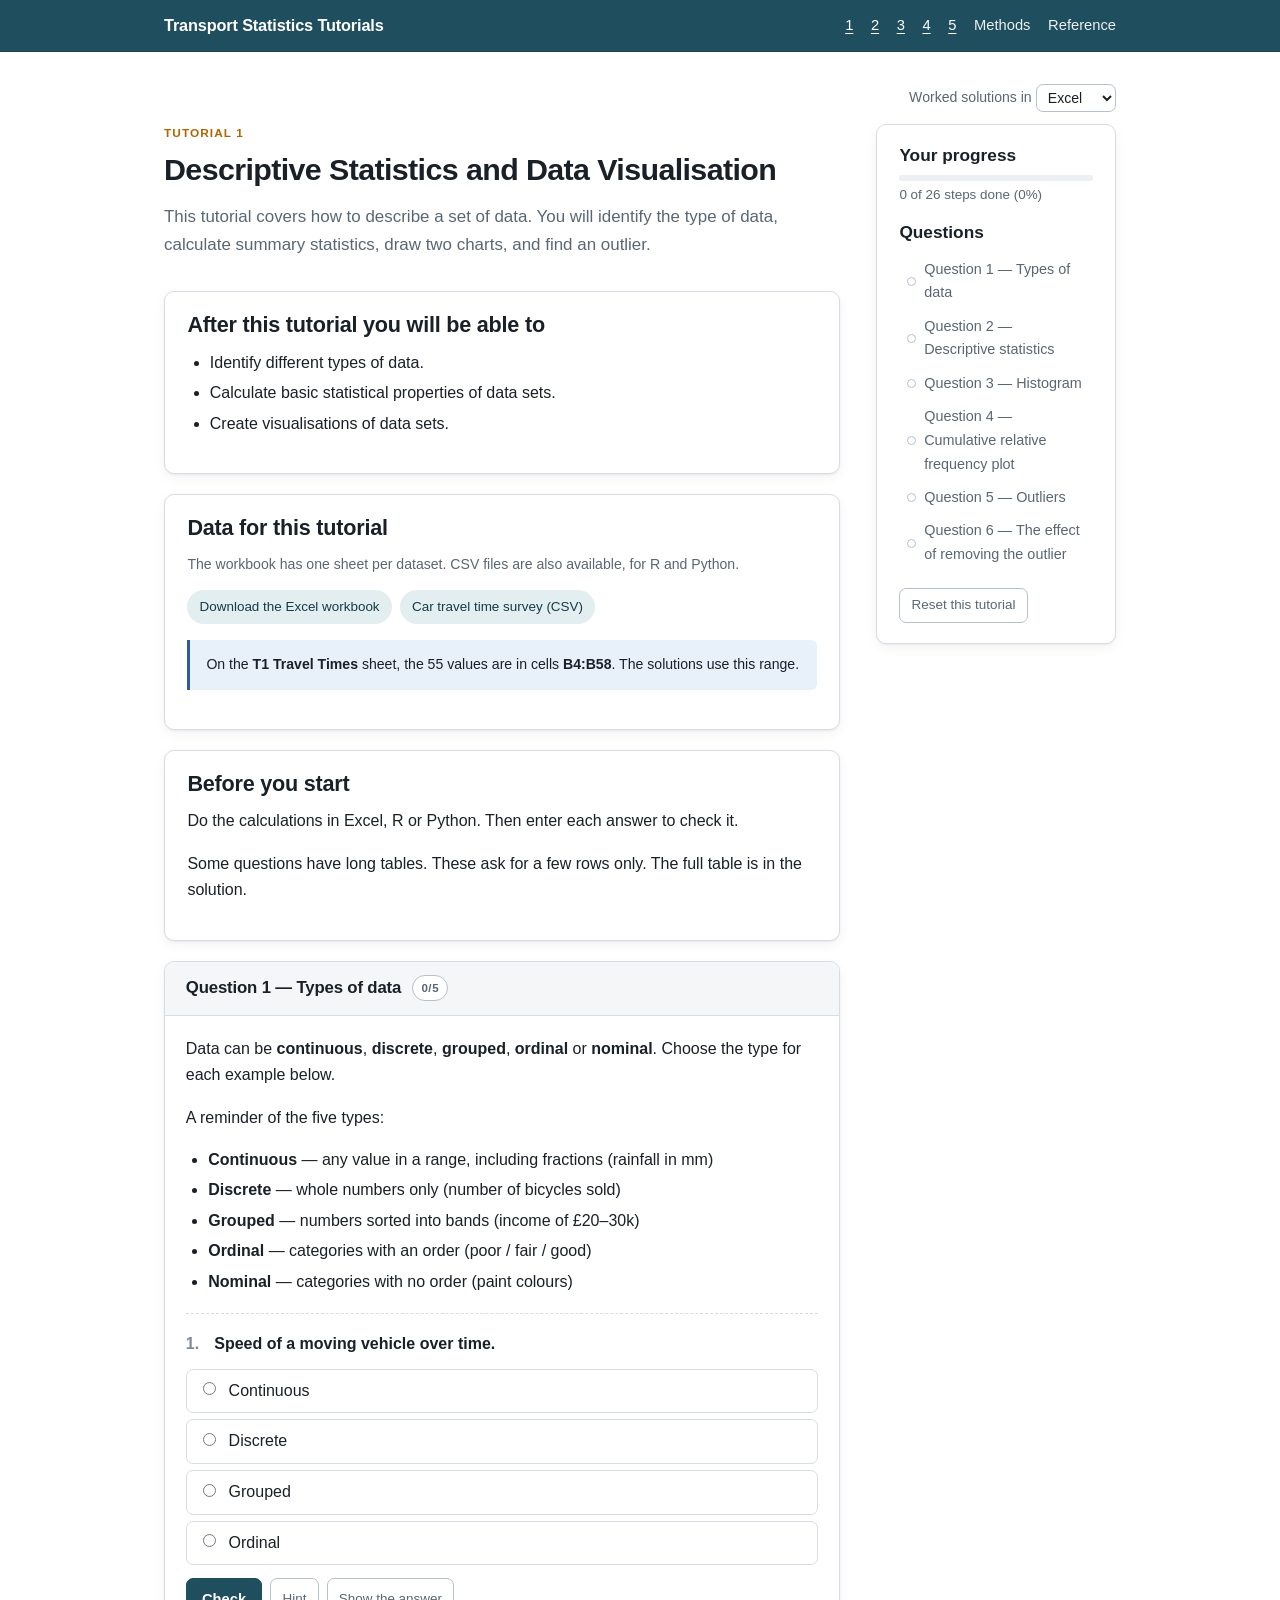
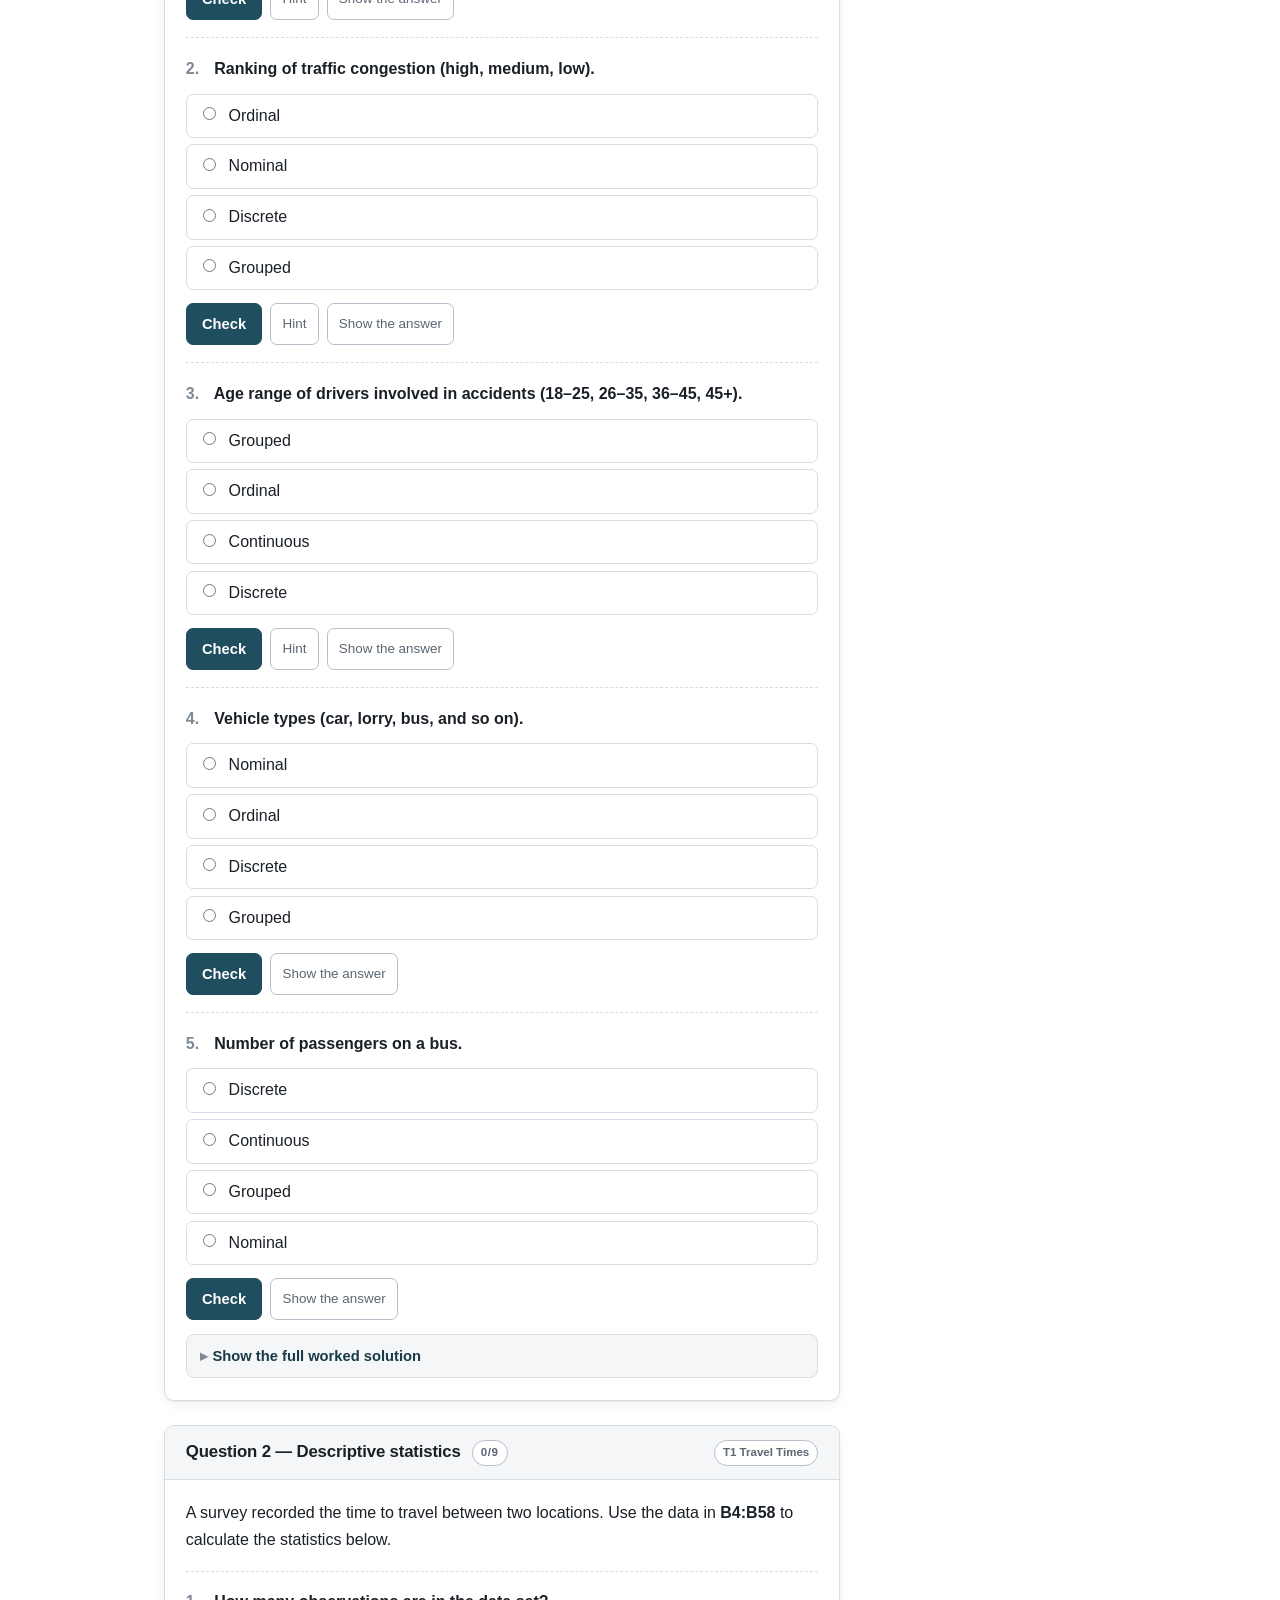
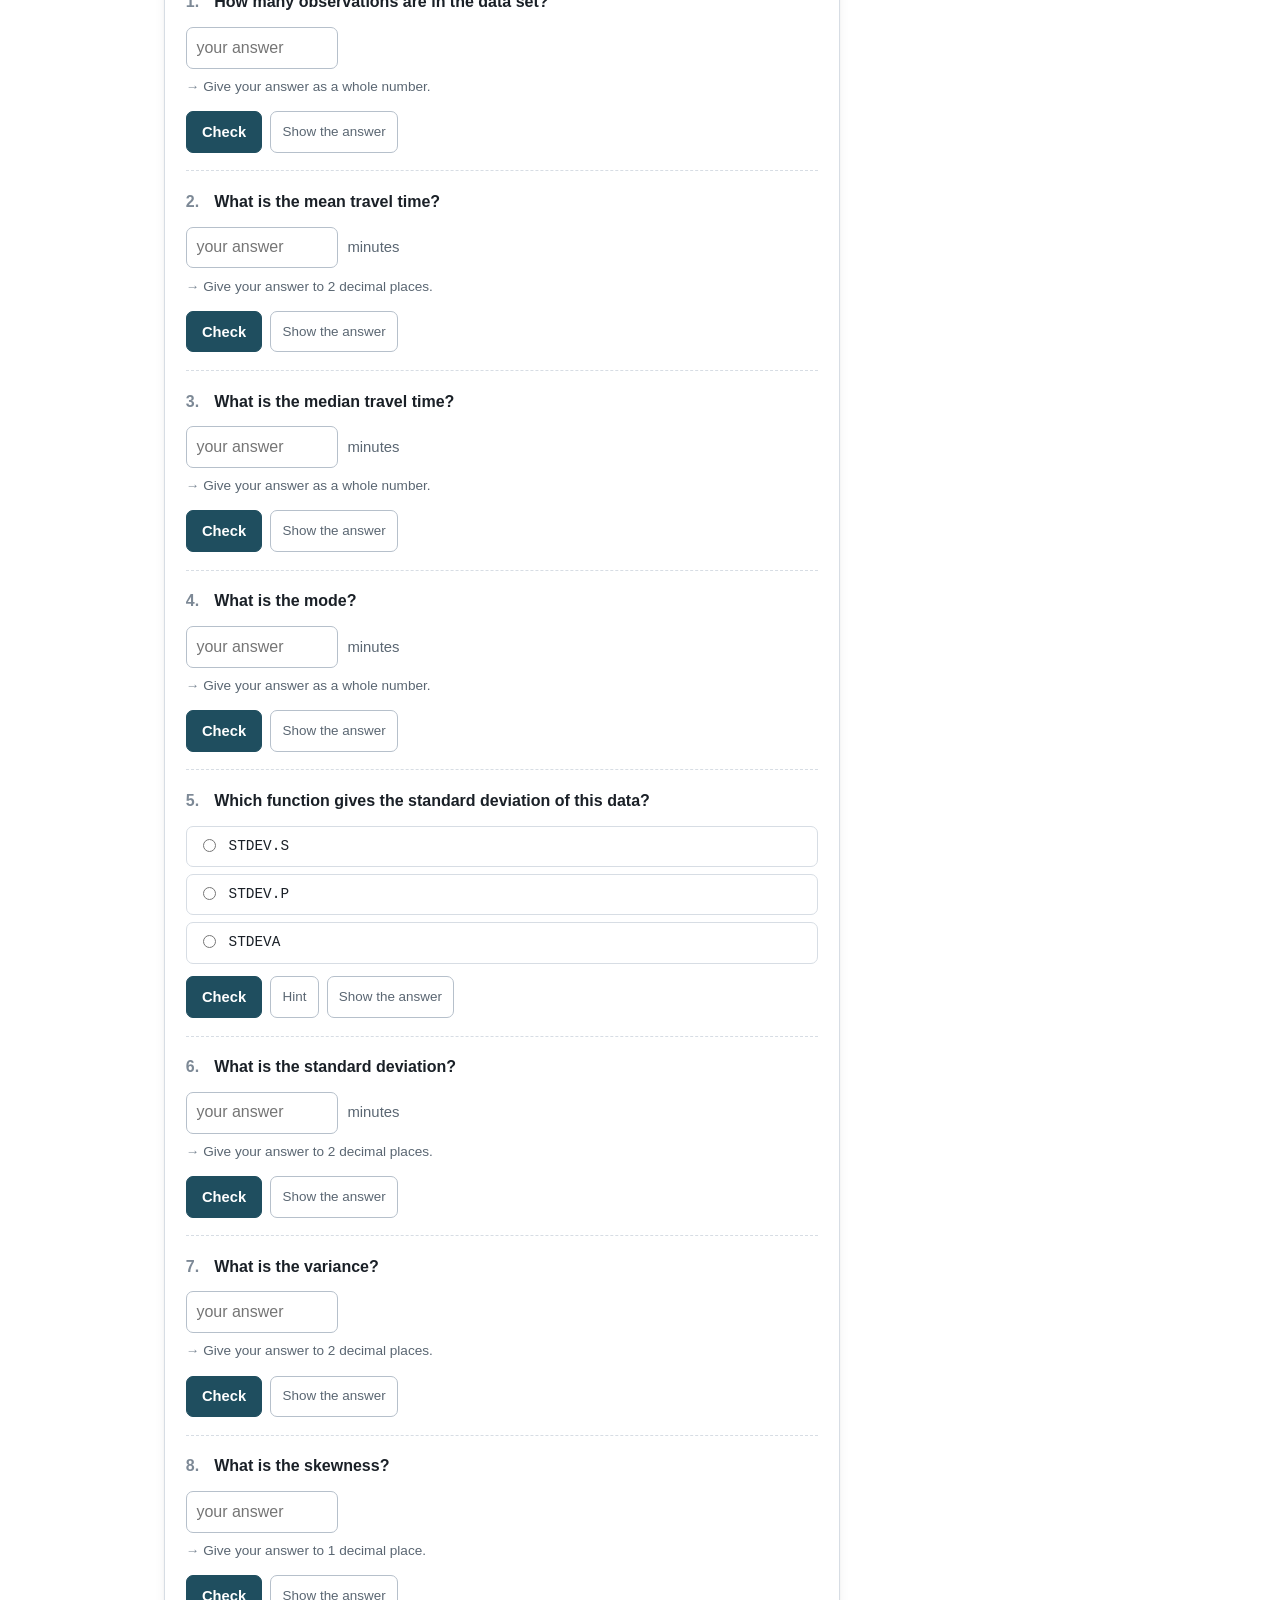
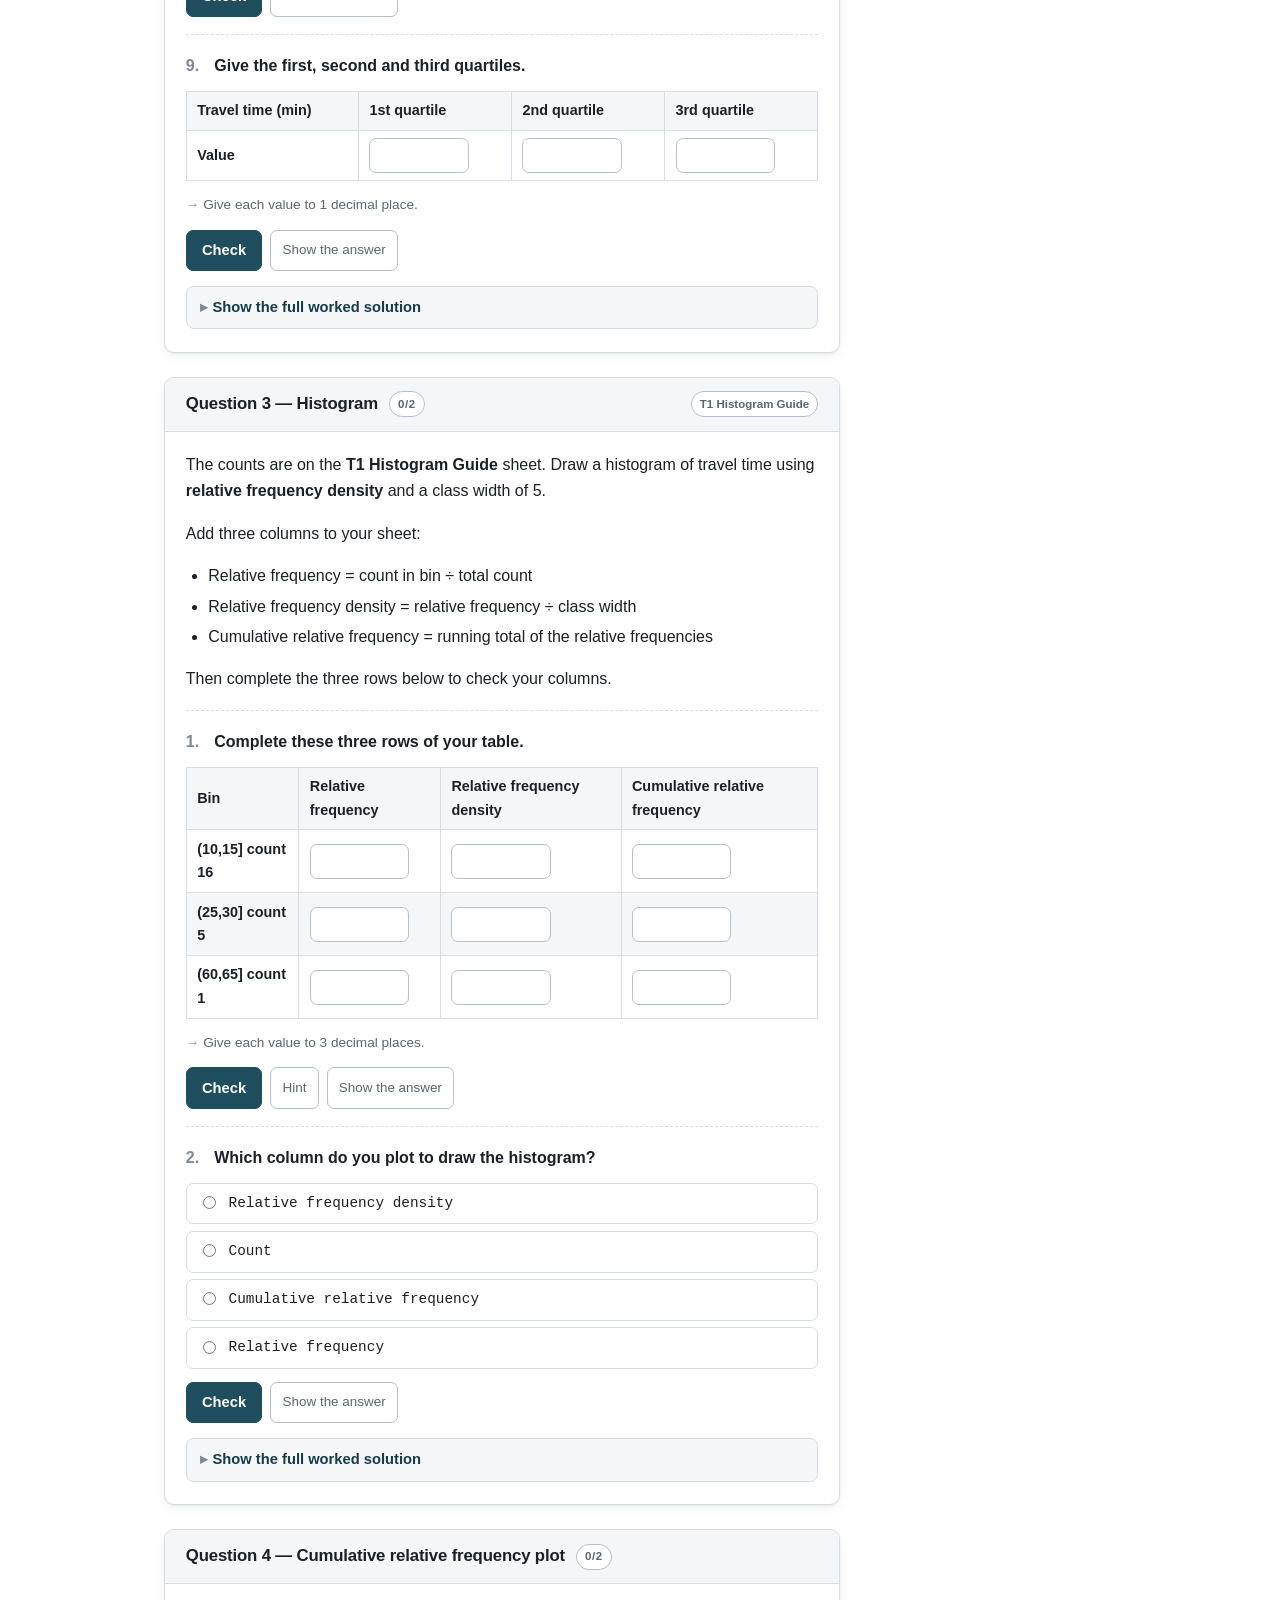
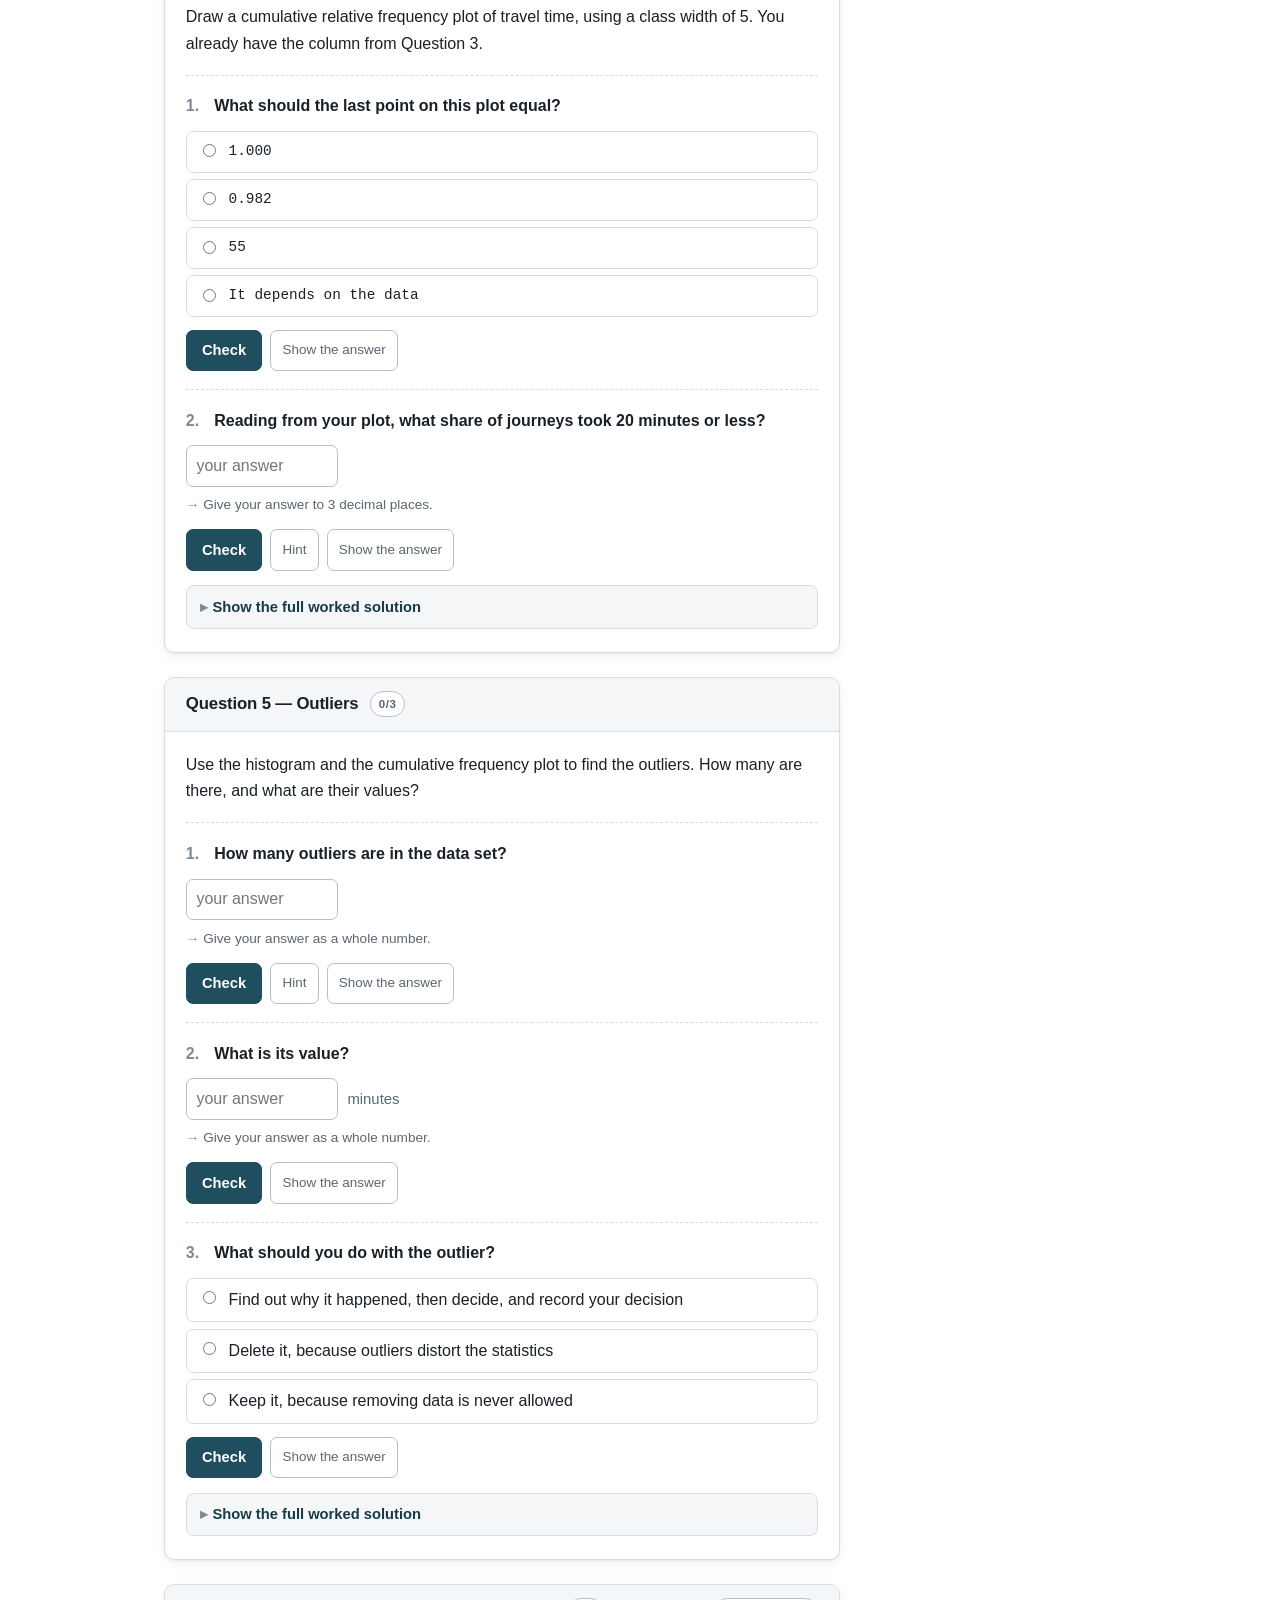
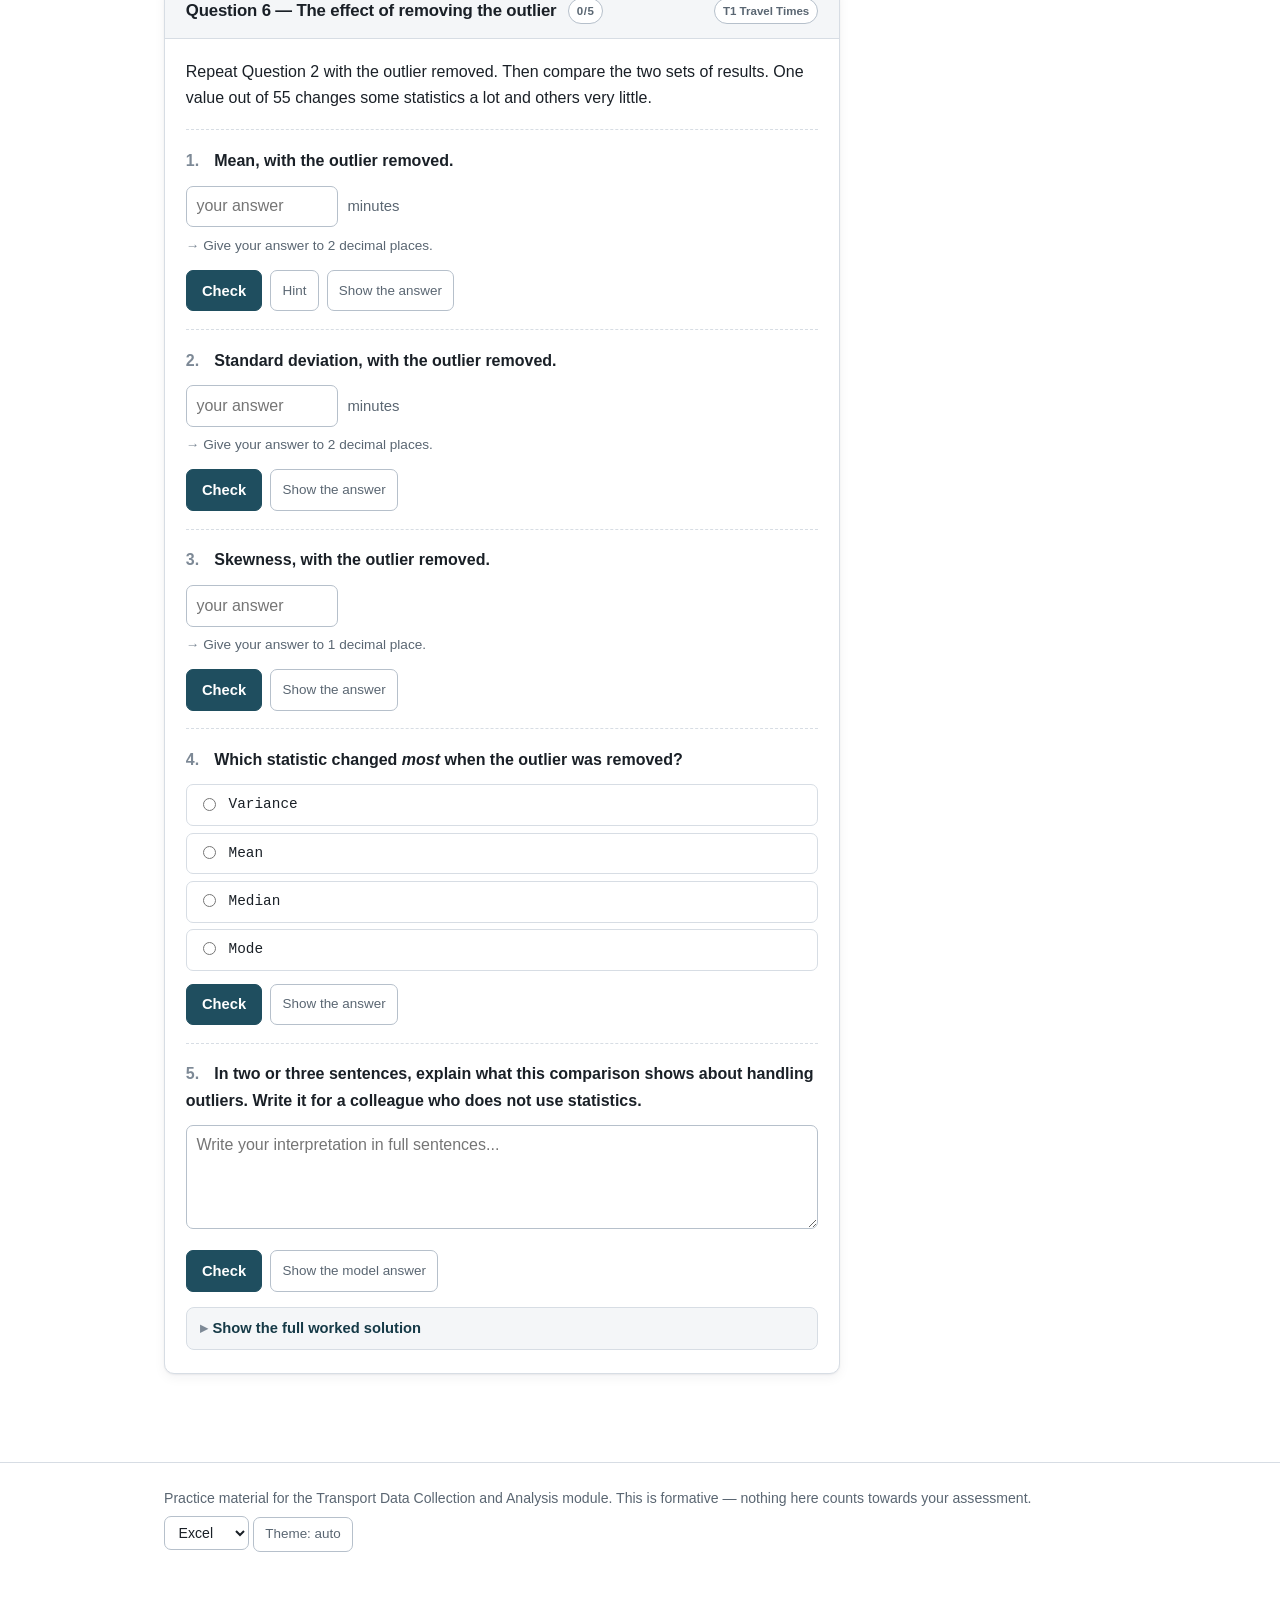
<file: tutorial.html>
<!doctype html>
<html lang="en-GB">
<head>
<meta charset="utf-8">
<meta name="viewport" content="width=device-width, initial-scale=1">
<title>Tutorial — Transport Statistics</title>
<meta name="description" content="Interactive practice questions for the Transport Data Collection and Analysis statistics tutorials.">
<link rel="stylesheet" href="assets/css/site.css">
<link rel="icon" href="data:image/svg+xml,<svg xmlns='http://www.w3.org/2000/svg' viewBox='0 0 32 32'><text y='26' font-size='26'>📊</text></svg>">
</head>
<body>
<a class="skip" href="#tutorial-root">Skip to content</a>

<header class="masthead">
  <div class="wrap">
    <a class="brand" href="index.html">Transport Statistics Tutorials</a>
    <nav aria-label="Main">
      <a href="tutorial.html?t=1">1</a>
      <a href="tutorial.html?t=2">2</a>
      <a href="tutorial.html?t=3">3</a>
      <a href="tutorial.html?t=4">4</a>
      <a href="tutorial.html?t=5">5</a>
      <a href="methodology.html">Methods</a>
      <a href="reference.html">Reference</a>
    </nav>
  </div>
</header>

<main>
  <div class="wrap">
    <div class="lang-toolbar noprint">
      <label class="small muted">Worked solutions in&nbsp;<span data-lang-picker></span></label>
    </div>
    <div class="layout">
      <div id="tutorial-root"></div>
      <aside id="sidebar" aria-label="Progress and contents"></aside>
    </div>
  </div>
</main>

<footer class="footer">
  <div class="wrap">
    <p>Practice material for the Transport Data Collection and Analysis module.
       This is formative — nothing here counts towards your assessment.</p>
    <p class="noprint">
      <span data-lang-picker></span>
      <span data-theme-toggle></span>
    </p>
  </div>
</footer>

<script src="assets/js/vendor/js-yaml.min.js"></script>
<script src="assets/js/vendor/marked.min.js"></script>
<script src="assets/js/progress.js"></script>
<script src="assets/js/check.js"></script>
<script src="assets/js/engine.js"></script>
<script src="assets/js/chrome.js"></script>
</body>
</html>
</file>
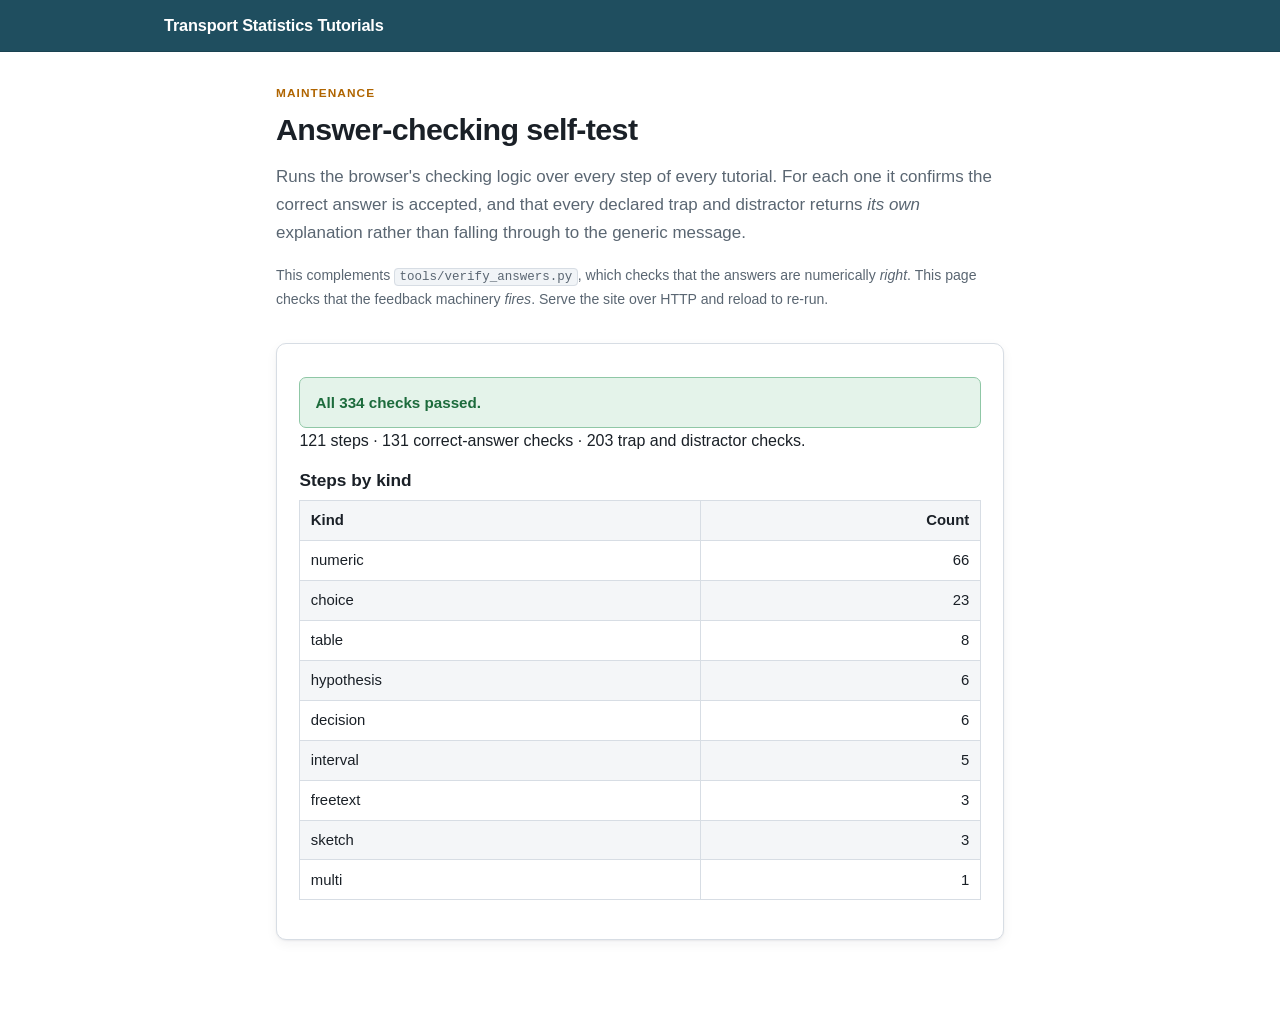
<file: tests/selfcheck.html>
<!doctype html>
<html lang="en-GB">
<head>
<meta charset="utf-8">
<meta name="viewport" content="width=device-width, initial-scale=1">
<title>Self-check — Transport Statistics</title>
<link rel="stylesheet" href="../assets/css/site.css">
<link rel="icon" href="data:image/svg+xml,<svg xmlns='http://www.w3.org/2000/svg' viewBox='0 0 32 32'><text y='26' font-size='26'>🧪</text></svg>">
</head>
<body>
<header class="masthead">
  <div class="wrap"><a class="brand" href="../index.html">Transport Statistics Tutorials</a></div>
</header>

<main>
<div class="wrap wrap-narrow">
  <div class="page-head">
    <div class="eyebrow">Maintenance</div>
    <h1>Answer-checking self-test</h1>
    <p class="lede">
      Runs the browser's checking logic over every step of every tutorial. For
      each one it confirms the correct answer is accepted, and that every
      declared trap and distractor returns <em>its own</em> explanation rather
      than falling through to the generic message.
    </p>
    <p class="small muted">
      This complements <code>tools/verify_answers.py</code>, which checks that
      the answers are numerically <em>right</em>. This page checks that the
      feedback machinery <em>fires</em>. Serve the site over HTTP and reload to
      re-run.
    </p>
  </div>
  <div id="out" class="card"><p class="muted">Running…</p></div>
</div>
</main>

<script src="../assets/js/vendor/js-yaml.min.js"></script>
<script>
// Load the checking logic with a cache-buster. A stale cached copy here would
// be worse than useless: the page would report on code that is no longer what
// the site actually runs.
(function () {
  const stamp = Date.now();
  function load(src) {
    return new Promise((resolve, reject) => {
      const s = document.createElement('script');
      s.src = src + '?v=' + stamp;
      s.onload = resolve;
      s.onerror = () => reject(new Error('could not load ' + src));
      document.head.appendChild(s);
    });
  }
  load('../assets/js/check.js')
    .then(() => load('selfcheck.js'))
    .catch(err => {
      document.getElementById('out').innerHTML =
        '<div class="verdict bad"><strong>Could not run</strong>' +
        '<span class="why">' + err.message + '</span></div>';
    });
})();
</script>
</body>
</html>
</file>
<file: assets/css/site.css>
/* Transport Data Collection and Analysis -- Statistics Tutorials
   Light and dark are both defined on :root so the page never borrows a
   half-set palette from the host. */

:root {
  --bg: #ffffff;
  --bg-soft: #f4f6f8;
  --bg-sunken: #eceff3;
  --surface: #ffffff;
  --border: #d7dde4;
  --border-strong: #b6c0cb;
  --text: #1a2027;
  --text-soft: #5a6672;
  --text-faint: #7d8996;
  --brand: #1f4e5f;
  --brand-soft: #e3eef1;
  --brand-text: #163a47;
  /* Text sitting ON the brand colour. Flips to dark in the dark palette,
     where the brand is a light blue that white text cannot sit on legibly. */
  --on-brand: #ffffff;
  --accent: #b06500;
  --accent-soft: #fdf1e0;
  --ok: #1c6b3c;
  --ok-soft: #e4f3ea;
  --ok-border: #8fc7a6;
  --bad: #a52a3a;
  --bad-soft: #fbe9eb;
  --bad-border: #e0a3ab;
  --info: #2f5c94;
  --info-soft: #e8f0fa;
  --code-bg: #f1f4f7;
  --shadow: 0 1px 2px rgba(16, 24, 32, .06), 0 4px 12px rgba(16, 24, 32, .05);
  --radius: 10px;
  --mono: ui-monospace, SFMono-Regular, "SF Mono", Menlo, Consolas, monospace;
  --sans: -apple-system, BlinkMacSystemFont, "Segoe UI", Inter, Roboto,
          "Helvetica Neue", Arial, sans-serif;
}

@media (prefers-color-scheme: dark) {
  :root:not([data-theme="light"]) {
    --bg: #12161a;
    --bg-soft: #181d23;
    --bg-sunken: #0d1115;
    --surface: #1a2027;
    --border: #2b333c;
    --border-strong: #3d4753;
    --text: #e6eaee;
    --text-soft: #a8b3be;
    --text-faint: #7f8b97;
    --brand: #6fb3c7;
    --brand-soft: #16303a;
    --brand-text: #a8d6e4;
    --on-brand: #0d1115;
    --accent: #e0a054;
    --accent-soft: #2e2314;
    --ok: #6cc490;
    --ok-soft: #14291d;
    --ok-border: #2f6647;
    --bad: #e8909c;
    --bad-soft: #2c171b;
    --bad-border: #6d3742;
    --info: #8ab4e8;
    --info-soft: #16212f;
    --code-bg: #10151a;
    --shadow: 0 1px 2px rgba(0, 0, 0, .4), 0 4px 14px rgba(0, 0, 0, .3);
  }
}

:root[data-theme="dark"] {
  --bg: #12161a;
  --bg-soft: #181d23;
  --bg-sunken: #0d1115;
  --surface: #1a2027;
  --border: #2b333c;
  --border-strong: #3d4753;
  --text: #e6eaee;
  --text-soft: #a8b3be;
  --text-faint: #7f8b97;
  --on-brand: #0d1115;
  --brand: #6fb3c7;
  --brand-soft: #16303a;
  --brand-text: #a8d6e4;
  --accent: #e0a054;
  --accent-soft: #2e2314;
  --ok: #6cc490;
  --ok-soft: #14291d;
  --ok-border: #2f6647;
  --bad: #e8909c;
  --bad-soft: #2c171b;
  --bad-border: #6d3742;
  --info: #8ab4e8;
  --info-soft: #16212f;
  --code-bg: #10151a;
  --shadow: 0 1px 2px rgba(0, 0, 0, .4), 0 4px 14px rgba(0, 0, 0, .3);
}

* { box-sizing: border-box; }

html { -webkit-text-size-adjust: 100%; }

body {
  margin: 0;
  background: var(--bg);
  color: var(--text);
  font: 16px/1.65 var(--sans);
  overflow-x: hidden;
}

h1, h2, h3, h4 { line-height: 1.25; color: var(--text); margin: 0 0 .5em; }
h1 { font-size: 1.9rem; letter-spacing: -.02em; }
h2 { font-size: 1.35rem; letter-spacing: -.01em; }
h3 { font-size: 1.08rem; }
p { margin: 0 0 1em; }
a { color: var(--brand); text-decoration-thickness: 1px; text-underline-offset: 2px; }
a:hover { color: var(--accent); }
code, kbd, samp { font-family: var(--mono); font-size: .89em; }
:not(pre) > code {
  background: var(--code-bg);
  border: 1px solid var(--border);
  border-radius: 4px;
  padding: .1em .35em;
  white-space: nowrap;
}
pre {
  background: var(--code-bg);
  border: 1px solid var(--border);
  border-radius: var(--radius);
  padding: .8rem 1rem;
  overflow-x: auto;
  margin: 0 0 1em;
}
pre code { white-space: pre; background: none; border: 0; padding: 0; }
ul, ol { margin: 0 0 1em; padding-left: 1.4em; }
li { margin: .25em 0; }
hr { border: 0; border-top: 1px solid var(--border); margin: 2rem 0; }

.skip {
  position: absolute; left: -9999px; top: 0;
  background: var(--brand); color: #fff; padding: .6rem 1rem; z-index: 100;
}
.skip:focus { left: .5rem; top: .5rem; }

/* ---------------------------------------------------------------- layout */

.wrap { max-width: 62rem; margin: 0 auto; padding: 0 1.25rem; }
.wrap-narrow { max-width: 48rem; }

.masthead {
  background: var(--brand);
  color: #fff;
  padding: .75rem 0;
  border-bottom: 1px solid rgba(0, 0, 0, .15);
}
.masthead .wrap { display: flex; align-items: center; gap: 1rem; flex-wrap: wrap; }
.masthead a { color: #fff; text-decoration: none; }
.masthead .brand { font-weight: 700; letter-spacing: -.01em; font-size: 1.02rem; }
.masthead nav { margin-left: auto; display: flex; gap: 1.1rem; flex-wrap: wrap; }
.masthead nav a { font-size: .92rem; opacity: .92; }
.masthead nav a:hover, .masthead nav a[aria-current="page"] {
  opacity: 1; text-decoration: underline; text-underline-offset: 3px;
}
@media (prefers-color-scheme: dark) {
  :root:not([data-theme="light"]) .masthead { background: #10333f; }
}
:root[data-theme="dark"] .masthead { background: #10333f; }

main { padding: 2rem 0 4rem; }

.page-head { margin-bottom: 2rem; }
.page-head .eyebrow {
  text-transform: uppercase; letter-spacing: .09em; font-size: .74rem;
  font-weight: 700; color: var(--accent); margin-bottom: .4rem;
}
.lede { font-size: 1.06rem; color: var(--text-soft); max-width: 46rem; }

/* ---------------------------------------------------------------- cards */

.card {
  background: var(--surface);
  border: 1px solid var(--border);
  border-radius: var(--radius);
  padding: 1.25rem 1.4rem;
  box-shadow: var(--shadow);
  margin-bottom: 1.25rem;
}

.grid { display: grid; gap: 1rem; }
@media (min-width: 40rem) { .grid-2 { grid-template-columns: 1fr 1fr; } }
@media (min-width: 56rem) { .grid-3 { grid-template-columns: repeat(3, 1fr); } }

.tut-card {
  display: block; text-decoration: none; color: inherit;
  background: var(--surface);
  border: 1px solid var(--border);
  border-radius: var(--radius);
  padding: 1.15rem 1.25rem;
  box-shadow: var(--shadow);
  transition: border-color .15s, transform .15s;
}
.tut-card:hover { border-color: var(--brand); transform: translateY(-2px); color: inherit; }
.tut-card .n {
  font-size: .74rem; font-weight: 700; letter-spacing: .09em;
  text-transform: uppercase; color: var(--accent);
}
.tut-card h3 { margin: .3rem 0 .45rem; }
.tut-card p { color: var(--text-soft); font-size: .93rem; margin: 0 0 .8rem; }

/* ------------------------------------------------------------ callouts */

.note {
  border-left: 3px solid var(--info);
  background: var(--info-soft);
  padding: .85rem 1rem;
  border-radius: 0 6px 6px 0;
  margin: 0 0 1.15rem;
  font-size: .95rem;
}
.note > :last-child { margin-bottom: 0; }
.note.warn { border-color: var(--accent); background: var(--accent-soft); }
.note.good { border-color: var(--ok); background: var(--ok-soft); }
.note .note-title { font-weight: 700; display: block; margin-bottom: .2rem; }

/* -------------------------------------------------------------- tables */

.table-scroll { overflow-x: auto; margin: 0 0 1.15rem; }
table { border-collapse: collapse; width: 100%; font-size: .93rem; }
th, td { border: 1px solid var(--border); padding: .45rem .65rem; text-align: left; }
thead th { background: var(--bg-soft); font-weight: 700; }
tbody tr:nth-child(even) { background: var(--bg-soft); }
td.num, th.num { text-align: right; font-variant-numeric: tabular-nums; }
td.tailcell, th.tailcell { white-space: nowrap; }

/* ------------------------------------------------------------ controls */

.btn {
  display: inline-flex; align-items: center; gap: .4rem;
  font: inherit; font-size: .92rem; font-weight: 600;
  padding: .48rem .95rem;
  border-radius: 7px;
  border: 1px solid var(--brand);
  background: var(--brand); color: var(--on-brand);
  cursor: pointer;
  transition: filter .15s;
}
.btn:hover { filter: brightness(1.12); }
.btn:active { filter: brightness(.94); }
.btn.ghost { background: transparent; color: var(--brand); }
.btn.ghost:hover { background: var(--brand-soft); }
.btn.quiet {
  background: transparent; color: var(--text-soft);
  border-color: var(--border-strong); font-weight: 500;
}
.btn.quiet:hover { background: var(--bg-soft); color: var(--text); }
.btn.small { font-size: .84rem; padding: .34rem .7rem; }
.btn:disabled { opacity: .5; cursor: default; filter: none; }

:where(input, textarea, select):focus-visible,
.btn:focus-visible, a:focus-visible, summary:focus-visible {
  outline: 2px solid var(--accent);
  outline-offset: 2px;
}

input[type="text"], input[type="number"], textarea, select {
  font: inherit;
  color: var(--text);
  background: var(--surface);
  border: 1px solid var(--border-strong);
  border-radius: 7px;
  padding: .42rem .6rem;
}
input[type="text"], input[type="number"] {
  width: 9.5rem;
  font-variant-numeric: tabular-nums;
}
textarea { width: 100%; min-height: 6.5rem; resize: vertical; line-height: 1.55; }
input.mono { font-family: var(--mono); width: 22rem; max-width: 100%; }

/* ------------------------------------------------------------ question */

.question {
  background: var(--surface);
  border: 1px solid var(--border);
  border-radius: var(--radius);
  box-shadow: var(--shadow);
  margin: 0 0 1.5rem;
  overflow: hidden;
}
.question > header {
  display: flex; align-items: center; gap: .7rem; flex-wrap: wrap;
  padding: .85rem 1.3rem;
  background: var(--bg-soft);
  border-bottom: 1px solid var(--border);
}
.question > header h2 { margin: 0; font-size: 1.05rem; }
.question .qbody { padding: 1.25rem 1.3rem 1.4rem; }

.pill {
  font-size: .72rem; font-weight: 700; letter-spacing: .05em;
  text-transform: uppercase;
  padding: .16rem .5rem; border-radius: 999px;
  border: 1px solid var(--border-strong); color: var(--text-soft);
  background: var(--surface);
  white-space: nowrap;
}
.pill.done { color: var(--ok); border-color: var(--ok-border); background: var(--ok-soft); }
.pill.part { color: var(--accent); border-color: var(--accent); background: var(--accent-soft); }
.pill.ds { margin-left: auto; font-weight: 600; text-transform: none; letter-spacing: 0; }

/* ---------------------------------------------------------------- step */

.step {
  border-top: 1px dashed var(--border);
  padding-top: 1.1rem;
  margin-top: 1.1rem;
}
.step:first-of-type { border-top: 0; padding-top: 0; margin-top: 0; }
.step .ask { font-weight: 600; margin: 0 0 .7rem; }
.step .ask .idx {
  display: inline-block; min-width: 1.5rem;
  color: var(--text-faint); font-weight: 700;
}
.answer-row { display: flex; align-items: center; gap: .6rem; flex-wrap: wrap; }
.unit { color: var(--text-soft); font-size: .93rem; }

.opts { display: grid; gap: .4rem; margin: 0 0 .8rem; }
.opt {
  display: flex; align-items: flex-start; gap: .6rem;
  padding: .5rem .7rem;
  border: 1px solid var(--border);
  border-radius: 7px;
  cursor: pointer;
  background: var(--surface);
}
.opt:hover { background: var(--bg-soft); }
.opt input { margin-top: .28rem; flex: none; }
.opt.is-ok { border-color: var(--ok-border); background: var(--ok-soft); }
.opt.is-bad { border-color: var(--bad-border); background: var(--bad-soft); }
.opt .opt-label { font-family: var(--mono); font-size: .9em; }
.opt.prose .opt-label { font-family: var(--sans); font-size: 1em; }

.subgrid { display: grid; gap: .9rem; margin-bottom: .8rem; }
@media (min-width: 44rem) { .subgrid.cols-2 { grid-template-columns: 1fr 1fr; } }
.subgrid > div > .sublabel {
  font-size: .84rem; font-weight: 700; color: var(--text-soft);
  text-transform: uppercase; letter-spacing: .05em; margin-bottom: .35rem;
}

.gridtable { overflow-x: auto; margin-bottom: .8rem; }
.gridtable table { font-size: .9rem; }
.gridtable input { width: 6.2rem; padding: .3rem .4rem; }
.gridtable td.given { background: var(--bg-sunken); color: var(--text-soft); }
.gridtable input.is-ok { border-color: var(--ok); background: var(--ok-soft); }
.gridtable input.is-bad { border-color: var(--bad); background: var(--bad-soft); }

.verdict {
  margin-top: .8rem; padding: .75rem .95rem;
  border-radius: 7px; border: 1px solid; font-size: .95rem;
}
.verdict > :last-child { margin-bottom: 0; }
.verdict.ok { border-color: var(--ok-border); background: var(--ok-soft); color: var(--ok); }
.verdict.bad { border-color: var(--bad-border); background: var(--bad-soft); color: var(--bad); }
.verdict.hint { border-color: var(--info); background: var(--info-soft); color: var(--text); }
.verdict strong { color: inherit; }
.verdict .why { display: block; margin-top: .35rem; color: var(--text); font-weight: 400; }

.step-actions { display: flex; gap: .5rem; flex-wrap: wrap; margin-top: .8rem; }

/* -------------------------------------------------------- solution box */

details.solution {
  margin-top: .9rem;
  border: 1px solid var(--border);
  border-radius: 8px;
  background: var(--bg-soft);
  overflow: hidden;
}
details.solution > summary {
  cursor: pointer; padding: .55rem .85rem;
  font-weight: 600; font-size: .92rem; color: var(--brand-text);
  list-style: none;
}
details.solution > summary::-webkit-details-marker { display: none; }
details.solution > summary::before { content: "▸ "; color: var(--text-faint); }
details.solution[open] > summary::before { content: "▾ "; }
details.solution .sol-body { padding: 0 .85rem .85rem; }
@media (prefers-color-scheme: dark) {
  :root:not([data-theme="light"]) details.solution > summary { color: var(--brand); }
}
:root[data-theme="dark"] details.solution > summary { color: var(--brand); }

/* ------------------------------------------------------------ lang tabs */

.langtabs { margin: .5rem 0 0; }
.langtabs .tabs {
  display: flex; gap: .25rem; border-bottom: 1px solid var(--border);
  margin-bottom: .6rem; flex-wrap: wrap;
}
.langtabs .tabs button {
  font: inherit; font-size: .85rem; font-weight: 600;
  background: none; border: 0; border-bottom: 2px solid transparent;
  color: var(--text-soft); padding: .35rem .6rem; cursor: pointer;
  margin-bottom: -1px;
}
.langtabs .tabs button[aria-selected="true"] {
  color: var(--brand); border-bottom-color: var(--brand);
}
.langtabs .tabs button:hover { color: var(--text); }
.langtabs .panel[hidden] { display: none; }

/* ---------------------------------------------------------- self-check */

.rubric { margin: .7rem 0 0; padding: 0; list-style: none; }
.rubric li { display: flex; gap: .55rem; align-items: flex-start; margin: .35rem 0; }
.rubric input { margin-top: .3rem; flex: none; }

/* ---------------------------------------------------------- progress */

.progress-bar {
  height: 6px; border-radius: 3px; background: var(--bg-sunken);
  overflow: hidden; margin: .5rem 0 .2rem;
}
.progress-bar i { display: block; height: 100%; background: var(--ok); width: 0; transition: width .3s; }
.progress-meta { font-size: .84rem; color: var(--text-soft); }

.toc { position: sticky; top: 1rem; }
.toc ol { list-style: none; padding: 0; margin: 0; font-size: .9rem; }
.toc li { margin: 0; }
.toc a {
  display: flex; gap: .5rem; align-items: center;
  padding: .3rem .5rem; border-radius: 6px;
  text-decoration: none; color: var(--text-soft);
}
.toc a:hover { background: var(--bg-soft); color: var(--text); }
.toc .dot {
  width: .55rem; height: .55rem; border-radius: 50%; flex: none;
  border: 1.5px solid var(--border-strong);
}
.toc .dot.done { background: var(--ok); border-color: var(--ok); }
.toc .dot.part { background: var(--accent); border-color: var(--accent); }

.layout { display: block; }
@media (min-width: 64rem) {
  .layout { display: grid; grid-template-columns: 1fr 15rem; gap: 2.25rem; align-items: start; }
}

/* ------------------------------------------------------------- figures */

figure { margin: 0 0 1.15rem; }
figure svg, figure img { max-width: 100%; height: auto; display: block; }
figcaption { font-size: .87rem; color: var(--text-soft); margin-top: .4rem; }

.sketchopts { display: grid; gap: .7rem; }
@media (min-width: 40rem) { .sketchopts { grid-template-columns: 1fr 1fr; } }
.sketchopt {
  position: relative;
  border: 2px solid var(--border); border-radius: 8px; padding: .5rem;
  cursor: pointer; background: var(--surface); text-align: center;
  /* No transition here on purpose. Transitioning border-color/background made
     the selected state fail to paint at all in testing, and selection feedback
     should be instant regardless. */
}
.sketchopt:hover { border-color: var(--brand-text); }
.sketchopt:focus-within { outline: 2px solid var(--accent); outline-offset: 2px; }

/* The radio is off-screen, so selection needs to be unmistakable on the card. */
.sketchopt .tick {
  position: absolute; top: .45rem; right: .45rem;
  width: 1.25rem; height: 1.25rem; border-radius: 50%;
  border: 2px solid var(--border-strong); background: var(--surface);
}
.sketchopt.is-picked {
  border-color: var(--brand); background: var(--brand-soft);
  box-shadow: 0 0 0 3px var(--brand-soft);
}
.sketchopt.is-picked .tick { border-color: var(--brand); background: var(--brand); }
.sketchopt.is-picked .tick::after {
  content: ""; position: absolute; left: .34rem; top: .12rem;
  width: .3rem; height: .6rem;
  border: solid var(--on-brand); border-width: 0 2px 2px 0;
  transform: rotate(45deg);
}
.sketchopt.is-ok { border-color: var(--ok); background: var(--ok-soft); box-shadow: none; }
.sketchopt.is-ok .tick { border-color: var(--ok); background: var(--ok); }
.sketchopt.is-bad { border-color: var(--bad); background: var(--bad-soft); box-shadow: none; }
.sketchopt.is-bad .tick { border-color: var(--bad); background: var(--bad); }
.sketchopt img, .sketchopt svg { width: 100%; height: auto; }
.sketchopt .cap { font-size: .84rem; color: var(--text-soft); margin-top: .3rem; }

/* Selected state for ordinary radio/checkbox options too. */
.opt:has(input:checked) { border-color: var(--border-strong); background: var(--bg-soft); }
.opt.is-ok:has(input:checked) { border-color: var(--ok-border); background: var(--ok-soft); }
.opt.is-bad:has(input:checked) { border-color: var(--bad-border); background: var(--bad-soft); }

/* Language picker row at the top of tutorial pages. */
.lang-toolbar {
  display: flex; justify-content: flex-end; align-items: center;
  margin-bottom: .75rem;
}
.lang-toolbar label { display: inline-flex; align-items: center; }
.lang-toolbar select { font-size: .88rem; padding: .25rem .45rem; }

/* How precisely an answer is wanted. */
.precision {
  margin: .45rem 0 0;
  font-size: .85rem;
  color: var(--text-soft);
}
.precision::before { content: "→ "; color: var(--text-faint); }

.answer-summary {
  padding: .55rem .8rem; margin-bottom: .8rem;
  background: var(--surface); border: 1px solid var(--border);
  border-left: 3px solid var(--ok); border-radius: 0 6px 6px 0;
}
.answer-summary > :last-child { margin-bottom: 0; }
.answer-summary table { margin-bottom: 0; }

/* --------------------------------------------------------------- misc */

.footer {
  border-top: 1px solid var(--border);
  padding: 1.5rem 0 2.5rem;
  color: var(--text-soft); font-size: .88rem;
}
.footer p { margin: 0 0 .4rem; }

.chiplist { display: flex; gap: .5rem; flex-wrap: wrap; margin: 0 0 1rem; }
.chip {
  font-size: .84rem; padding: .3rem .7rem; border-radius: 999px;
  background: var(--brand-soft); color: var(--brand-text);
  border: 1px solid transparent; text-decoration: none;
}
.chip:hover { border-color: var(--brand); color: var(--brand-text); }
@media (prefers-color-scheme: dark) {
  :root:not([data-theme="light"]) .chip { color: var(--brand); }
}
:root[data-theme="dark"] .chip { color: var(--brand); }

.muted { color: var(--text-soft); }
.small { font-size: .88rem; }
.nowrap { white-space: nowrap; }
.stack > * + * { margin-top: 1rem; }
.center { text-align: center; }

/* ------------------------------------------------------------ printing */

@media print {
  .masthead nav, .step-actions, .btn, .toc, .footer .noprint { display: none !important; }
  body { background: #fff; color: #000; font-size: 11pt; }
  .question, .card { break-inside: avoid; box-shadow: none; border-color: #999; }
  details.solution { display: none; }
  .masthead { background: none; color: #000; border-bottom: 2px solid #000; }
  .masthead a { color: #000; }
  a[href^="http"]::after { content: " (" attr(href) ")"; font-size: 9pt; color: #555; }
}

@media (prefers-reduced-motion: reduce) {
  * { transition: none !important; animation: none !important; }
}
</file>
